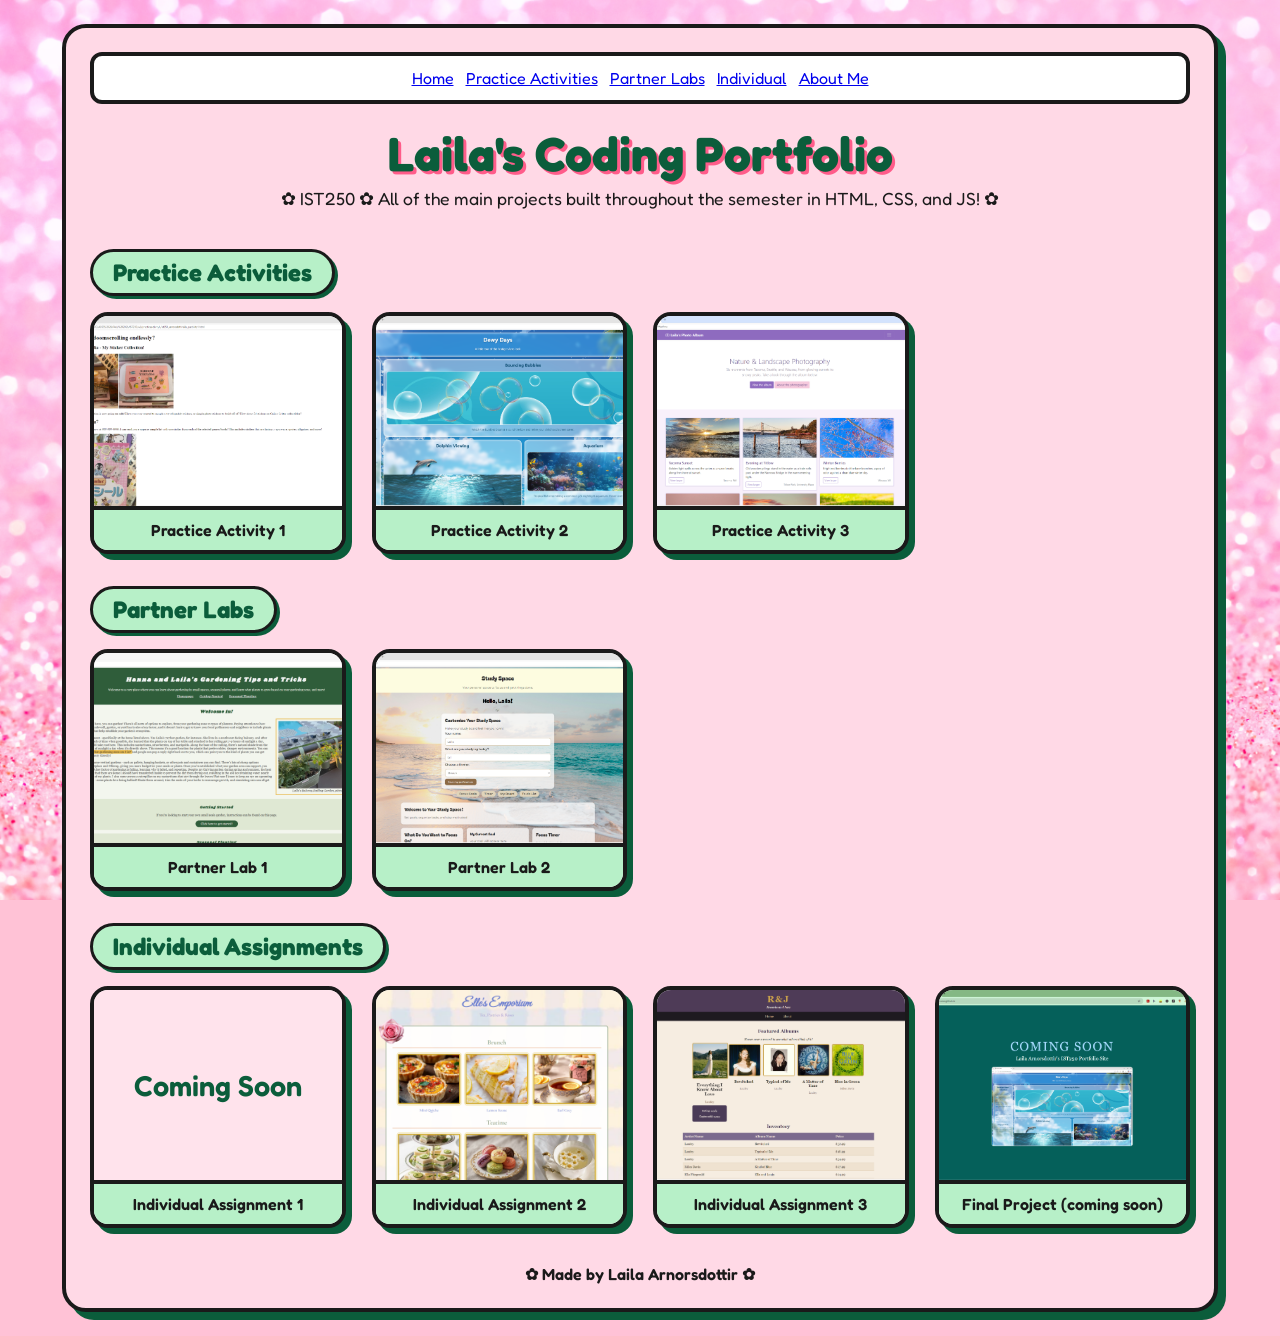
<file: index.html>
<!DOCTYPE html>
<html lang="en">
<head>
<meta charset="UTF-8">
<meta name="viewport" content="width=device-width, initial-scale=1">
<title>Laila Arnorsdottir's IST250 Web Portfolio</title>
<link href="https://fonts.googleapis.com/css2?family=Fredoka:wght@400;600&family=Chewy&display=swap" rel="stylesheet">
<link rel="stylesheet" href="style.css">
</head>

<body>
<div class="wrap">
  <nav class="topnav">
    <a href="index.html">Home</a>
    <a href="#practice">Practice Activities</a>
    <a href="#labs">Partner Labs</a>
    <a href="#individual">Individual</a>
    <a href="about.html">About Me</a>
  </nav>

  <header>
    <h1>Laila's Coding Portfolio</h1>
    <p class="sub">✿ IST250 ✿ All of the main projects built throughout the semester in HTML, CSS, and JS! ✿</p>
  </header>

  <h2 id="practice">Practice Activities</h2>
  <div class="gallery">
    <a class="card" href="practice-activity-1/index.html">
      <div class="thumb">
        <img src="images/practice-activity-1.png" alt="Practice Activity 1 screenshot">
        <span class="overlay">Take me there!</span>
      </div>
      <span class="label">Practice Activity 1</span>
    </a>
    <a class="card" href="practice-activity-2/index.html">
      <div class="thumb">
        <img src="images/practice-activity-2.png" alt="Practice Activity 2 screenshot">
        <span class="overlay">Take me there!</span>
      </div>
      <span class="label">Practice Activity 2</span>
    </a>
    <a class="card" href="practice-activity-3/index.html">
      <div class="thumb">
        <img src="images/practice-activity-3.png" alt="Practice Activity 3 screenshot">
        <span class="overlay">Take me there!</span>
      </div>
      <span class="label">Practice Activity 3</span>
    </a>
  </div>

  <h2 id="labs">Partner Labs</h2>
  <div class="gallery">
    <a class="card" href="partner-lab-1/index.html">
      <div class="thumb">
        <img src="images/partner-lab-1.png" alt="Partner Lab 1 screenshot">
        <span class="overlay">Take me there!</span>
      </div>
      <span class="label">Partner Lab 1</span>
    </a>
    <a class="card" href="partner-lab-2/index.html">
      <div class="thumb">
        <img src="images/partner-lab-2.png" alt="Partner Lab 2 screenshot">
        <span class="overlay">Take me there!</span>
      </div>
      <span class="label">Partner Lab 2</span>
    </a>
  </div>

  <h2 id="individual">Individual Assignments</h2>
  <div class="gallery">
    <a class="card" href="individual-assignment-1/index.html">
      <div class="thumb">
        <div class="blank-box">Coming Soon</div>
        <span class="overlay">Take me there!</span>
      </div>
      <span class="label">Individual Assignment 1</span>
    </a>
    <a class="card" href="individual-assignment-2/index.html">
      <div class="thumb">
        <img src="images/individual-assignment-2.png" alt="Individual Assignment 2 screenshot">
        <span class="overlay">Take me there!</span>
      </div>
      <span class="label">Individual Assignment 2</span>
    </a>
    <a class="card" href="individual-assignment-3/index.html">
      <div class="thumb">
        <img src="images/individual-assignment-3.png" alt="Individual Assignment 3 screenshot">
        <span class="overlay">Take me there!</span>
      </div>
      <span class="label">Individual Assignment 3</span>
    </a>
    <a class="card" href="individual-assignment-4/index.html">
      <div class="thumb">
        <img src="images/individual-assignment-4.png" alt="Final project, under construction">
        <span class="overlay">Take me there!</span>
      </div>
      <span class="label">Final Project (coming soon)</span>
    </a>
  </div>

  <footer>✿ Made by Laila Arnorsdottir ✿</footer>
</div>
</body>
</html>
</file>
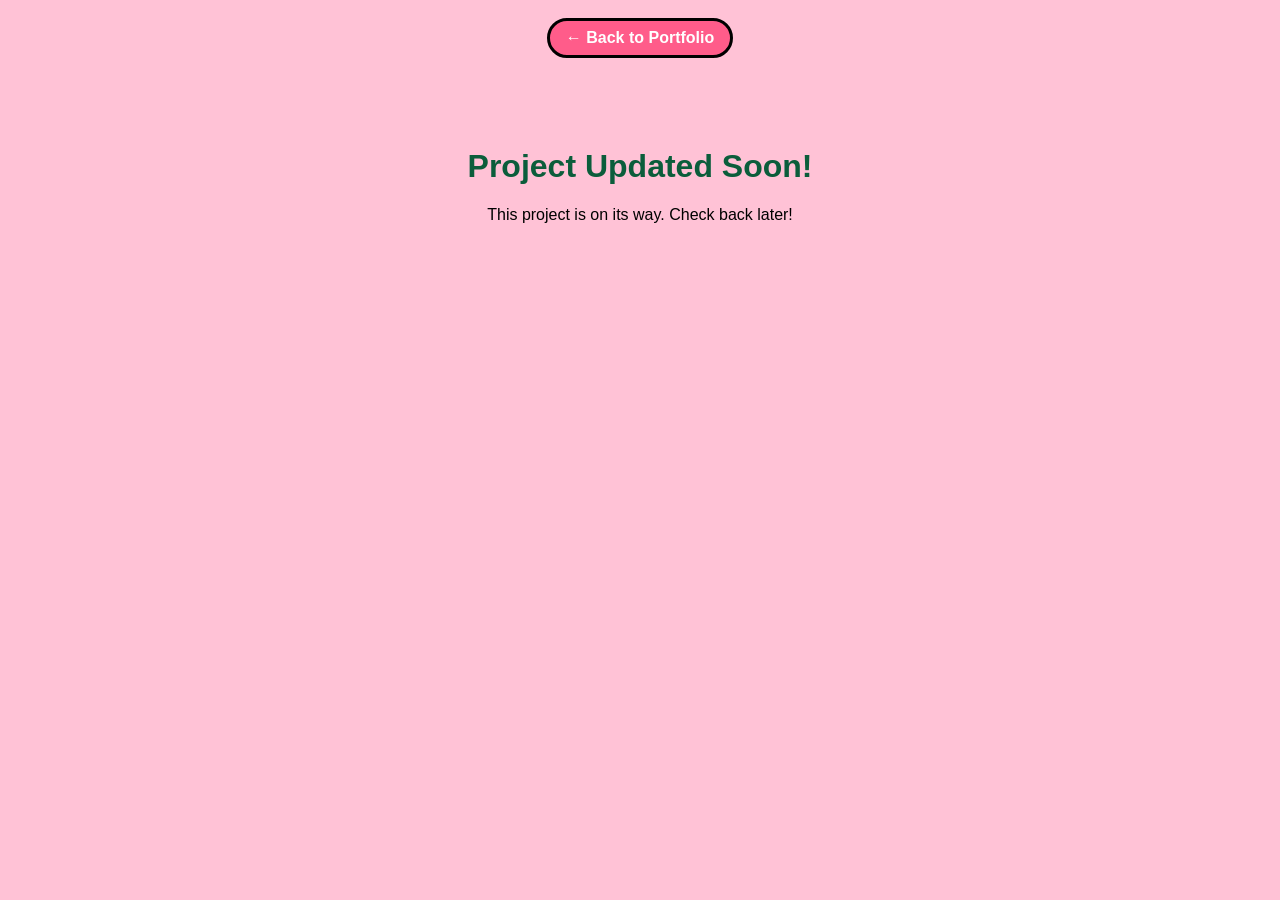
<file: individual-assignment-1/index.html>
<!DOCTYPE html>
<html lang="en">
<head>
<meta charset="UTF-8">
<title>Under Construction</title>
</head>
<body style="text-align:center;font-family:sans-serif;background:#ffc2d6;">
<a href="../index.html" style="display:inline-block;margin:10px;padding:8px 16px;background:#ff5c8a;color:#fff;border:3px solid #000;border-radius:999px;font-weight:bold;text-decoration:none;">← Back to Portfolio</a>
<h1 style="color:#0b5d3b;margin-top:80px;">Project Updated Soon!</h1>
<p>This project is on its way. Check back later!</p>
</body>
</html>
</file>
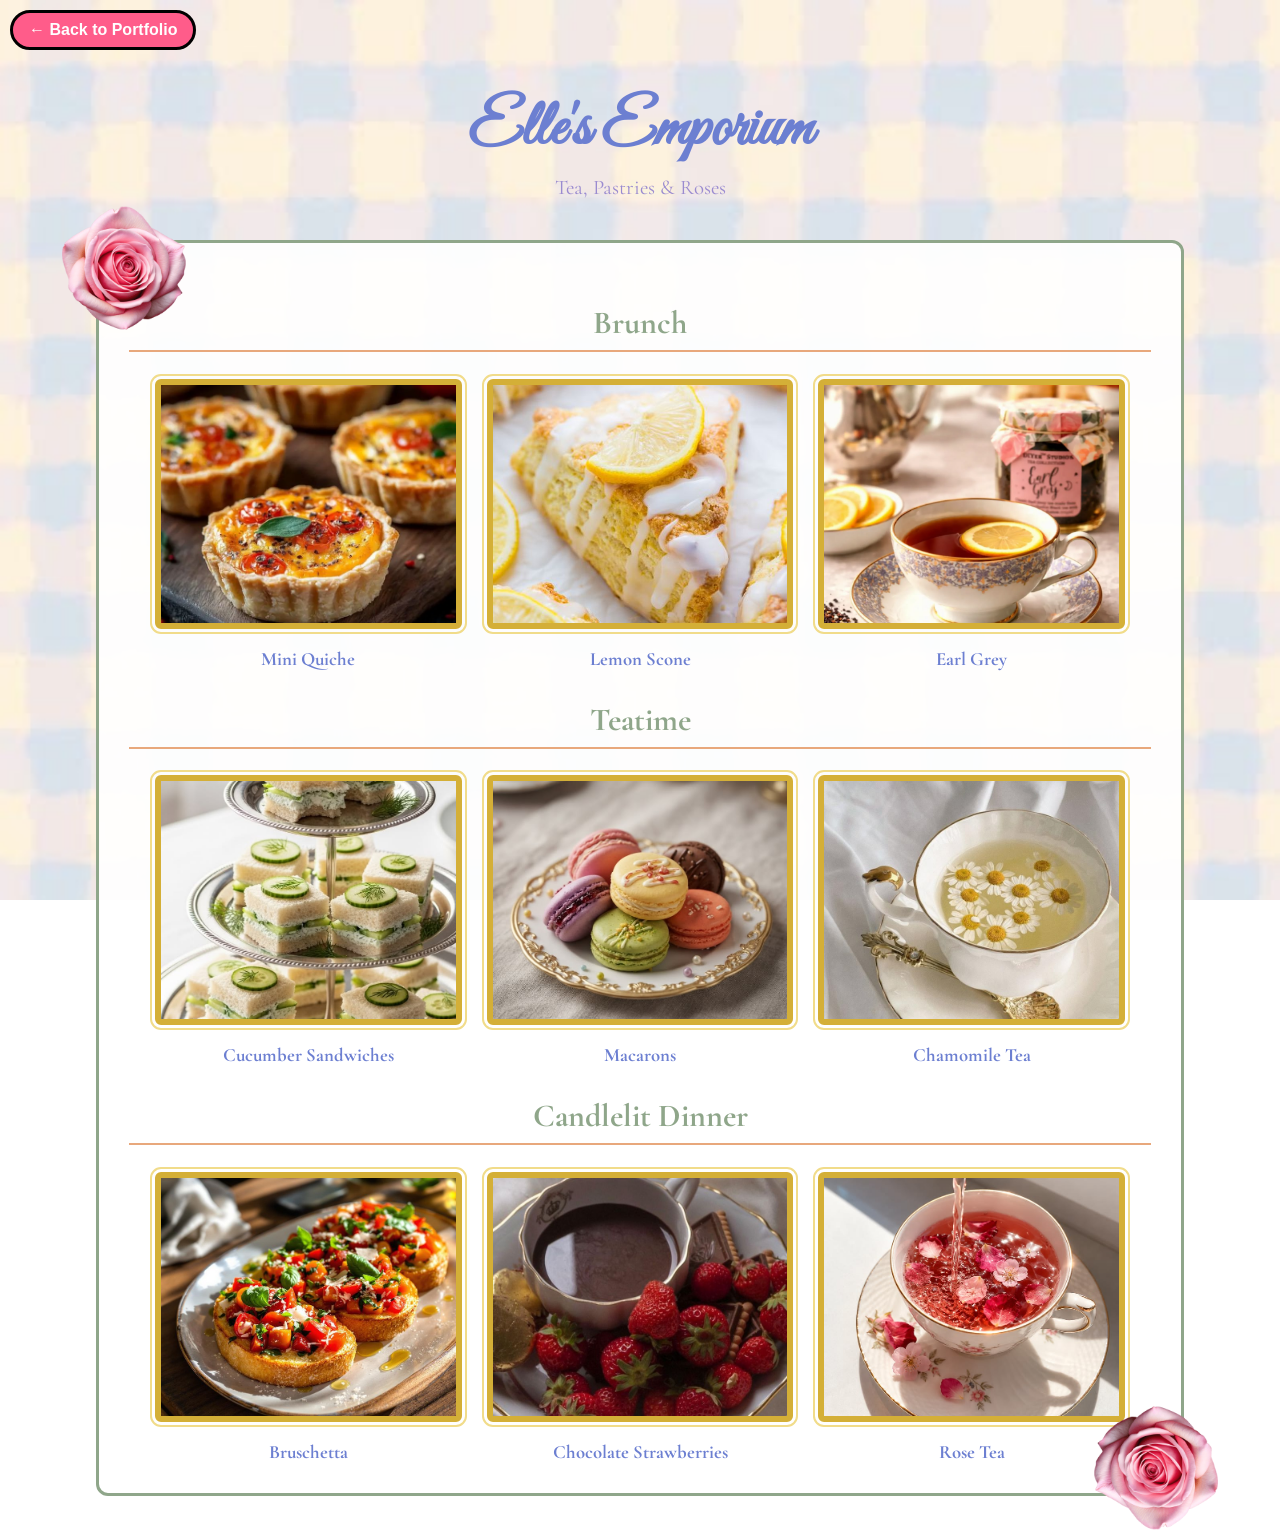
<file: individual-assignment-2/index.html>
<!DOCTYPE html>
<html lang="en">
<head>
    <meta charset="UTF-8">
    <meta name="viewport" content="width=device-width, initial-scale=1.0">
    <title>Elle's Emporium</title>
    <link rel="preconnect" href="https://fonts.googleapis.com">
    <link href="https://fonts.googleapis.com/css2?family=Cormorant+Garamond:wght@400;600&family=Great+Vibes&display=swap" rel="stylesheet">
    <link rel="stylesheet" href="style.css">
</head>
<body id="top">
  <a href="../index.html" style="display:inline-block;margin:10px;padding:8px 16px;background:#ff5c8a;color:#fff;border:3px solid #000;border-radius:999px;font-family:sans-serif;font-weight:bold;text-decoration:none;">← Back to Portfolio</a>
    
<header>
    <h1>Elle's Emporium</h1>
    <p class="tagline">Tea, Pastries & Roses</p>
</header>

<!--Phone ONLY-->
<section class="phone-info">
    <p>Join us for brunch, teatime, and candlelit dinner reservations.</p>
    <p>No time to sip your tea leisurely? Stop by for a pastry, grab some tea from our gift shop, or stop by and briskly walk through our rose garden.</p>
    <h2>Directions</h2>
    <p>123 Rose Lane, Portland, OR. From the downtown Voodoo Donuts, head east towards the waterfront and turn left on Rose Lane. We're the cottage with the iron wrought fence with rose emblems and stained glass windows.</p>
    <img src="images/map.png" alt="Map to Elle's Emporium">
</section>

<!--Desktop and tablet-->
<main class="menu-box">
    <img class="rose rose-tl" src="images/rose.png" alt="">
    <img class="rose rose-br" src="images/rose.png" alt="">

    <h2>Brunch</h2>
    <div class="gallery">
      <div class="item">
        <a href="#dish1"><img src="images/dish1.jpg" alt="Mini quiche"></a>
        <div class="info">
          <h3>Mini Quiche</h3>
          <p>Flaky pastry with spinach, egg, and gruyere.</p>
        </div>
      </div>
      <div class="item">
        <a href="#dish2"><img src="images/dish2.jpg" alt="Lemon scone"></a>
        <div class="info">
          <h3>Lemon Scone</h3>
          <p>Buttery scone with a sweet lemon glaze.</p>
        </div>
      </div>
      <div class="item">
        <a href="#dish3"><img src="images/dish3.jpg" alt="Earl Grey tea"></a>
        <div class="info">
          <h3>Earl Grey</h3>
          <p>Classic bergamot black tea.</p>
        </div>
      </div>
    </div>

    <h2>Teatime</h2>
    <div class="gallery">
      <div class="item">
        <a href="#dish4"><img src="images/dish4.jpg" alt="Cucumber tea sandwiches"></a>
        <div class="info">
          <h3>Cucumber Sandwiches</h3>
          <p>Cream cheese and cucumber on soft white bread.</p>
        </div>
      </div>
      <div class="item">
        <a href="#dish5"><img src="images/dish5.jpg" alt="Macarons"></a>
        <div class="info">
          <h3>Macarons</h3>
          <p>Delicate almond cookies in pastel flavors.</p>
        </div>
      </div>
      <div class="item">
        <a href="#dish6"><img src="images/dish6.jpg" alt="Chamomile tea"></a>
        <div class="info">
          <h3>Chamomile Tea</h3>
          <p>Soothing, floral, and lightly sweet.</p>
        </div>
      </div>
    </div>

    <h2>Candlelit Dinner</h2>
    <div class="gallery">
      <div class="item">
        <a href="#dish7"><img src="images/dish7.jpg" alt="Bruschetta"></a>
        <div class="info">
          <h3>Bruschetta</h3>
          <p>Toasted bread with tomato, basil, and balsamic.</p>
        </div>
      </div>
      <div class="item">
        <a href="#dish8"><img src="images/dish8.jpg" alt="Chocolate covered strawberries"></a>
        <div class="info">
          <h3>Chocolate Strawberries</h3>
          <p>Fresh strawberries dipped in dark chocolate.</p>
        </div>
      </div>
      <div class="item">
        <a href="#dish9"><img src="images/dish9.jpg" alt="Rose tea"></a>
        <div class="info">
          <h3>Rose Tea</h3>
          <p>Fragrant rose petals steeped with black tea.</p>
        </div>
      </div>
    </div>
  </main>

  <!-- LIGHTBOXES (extra credit) -->
  <div class="lightbox" id="dish1">
    <img src="images/dish1.jpg" alt="Mini quiche">
    <h3>Mini Quiche</h3>
    <p>Flaky pastry with spinach, egg, and gruyere, baked fresh each morning.</p>
    <a href="#top" class="close">Close</a>
  </div>
  <div class="lightbox" id="dish2">
    <img src="images/dish2.jpg" alt="Lemon scone">
    <h3>Lemon Scone</h3>
    <p>A buttery scone with a sweet lemon glaze, best with clotted cream.</p>
    <a href="#top" class="close">Close</a>
  </div>
  <div class="lightbox" id="dish3">
    <img src="images/dish3.jpg" alt="Earl Grey tea">
    <h3>Earl Grey</h3>
    <p>Classic black tea scented with bergamot, served in a pretty pot.</p>
    <a href="#top" class="close">Close</a>
  </div>
  <div class="lightbox" id="dish4">
    <img src="images/dish4.jpg" alt="Cucumber tea sandwiches">
    <h3>Cucumber Sandwiches</h3>
    <p>Cream cheese and thin cucumber slices on soft white bread.</p>
    <a href="#top" class="close">Close</a>
  </div>
  <div class="lightbox" id="dish5">
    <img src="images/dish5.jpg" alt="Macarons">
    <h3>Macarons</h3>
    <p>Delicate almond cookies in rose, lavender, and pistachio.</p>
    <a href="#top" class="close">Close</a>
  </div>
  <div class="lightbox" id="dish6">
    <img src="images/dish6.jpg" alt="Chamomile tea">
    <h3>Chamomile Tea</h3>
    <p>A soothing, floral tea, perfect for a quiet afternoon.</p>
    <a href="#top" class="close">Close</a>
  </div>
  <div class="lightbox" id="dish7">
    <img src="images/dish7.jpg" alt="Bruschetta">
    <h3>Bruschetta</h3>
    <p>Toasted bread topped with tomato, basil, and balsamic glaze.</p>
    <a href="#top" class="close">Close</a>
  </div>
  <div class="lightbox" id="dish8">
    <img src="images/dish8.jpg" alt="Chocolate covered strawberries">
    <h3>Chocolate Strawberries</h3>
    <p>Fresh strawberries dipped in dark chocolate, served by candlelight.</p>
    <a href="#top" class="close">Close</a>
  </div>
  <div class="lightbox" id="dish9">
    <img src="images/dish9.jpg" alt="Rose tea">
    <h3>Rose Tea</h3>
    <p>Fragrant rose petals steeped with black tea, a romantic finish.</p>
    <a href="#top" class="close">Close</a>
  </div>
</file>
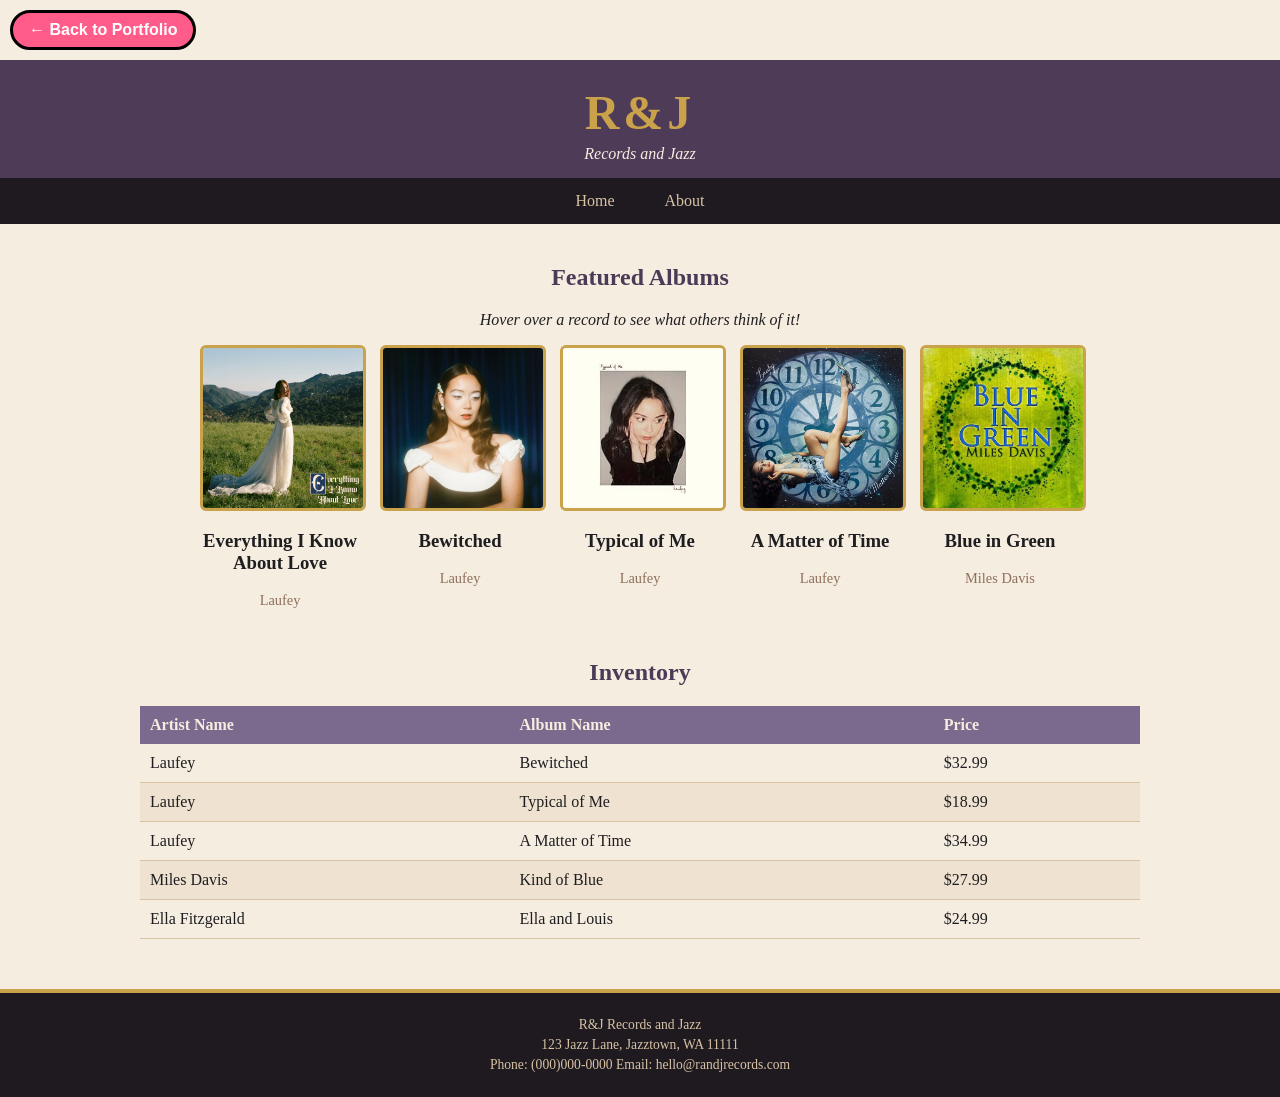
<file: individual-assignment-3/index.html>
<!DOCTYPE html>
<html lang="en">
<head>
    <meta charset="UTF-8">
    <title>R&J Records and Jazz</title>
    <link rel="stylesheet" href="style.css">
</head>
<a href="../index.html" style="display:inline-block;margin:10px;padding:8px 16px;background:#ff5c8a;color:#fff;border:3px solid #000;border-radius:999px;font-family:sans-serif;font-weight:bold;text-decoration:none;">← Back to Portfolio</a>

    <header>
        <h1>R&J</h1>
        <p class="tagline">Records and Jazz</p>
    </header>

    <nav>
        <ul>
            <li><a href="index.html">Home</a></li>
            <li><a href="about.html">About</a></li>
        </ul>
    </nav>

    <main>
        <h2>Featured Albums</h2>
        <p class="intro">Hover over a record to see what others think of it!</p>

    <section class="featured">

        <div class="album">
            <img class="cover" src="albumcover1.png" alt="Everything I Know About Love Album Cover">
            <h3>Everything I Know About Love</h3>
            <p class="artist">Laufey</p>
            <div class="hover-info">
                <p>Rating: 4.9/5</p>
                <p>Copies sold: 1,249</p>
            </div>
        </div>

        <div class="album">
            <img class="cover" src="albumcover2.jpg" alt="Bewitched Album Cover">
            <h3>Bewitched</h3>
            <p class="artist">Laufey</p>
            <div class="hover-info">
                <p>Rating: 5/5</p>
                <p>Copies sold: 2,289</p>
            </div>
        </div>

        <div class="album">
            <img class="cover" src="albumcover3.jpg" alt="Typical of Me Album Cover">
            <h3>Typical of Me</h3>
            <p class="artist">Laufey</p>
            <div class="hover-info">
                <p>Rating: 4.7/5</p>
                <p>Copies sold: 926</p>
            </div>
        </div>

        <div class="album">
            <img class="cover" src="albumcover4.png" alt="A Matter of Time Album Cover">
            <h3>A Matter of Time</h3>
            <p class="artist">Laufey</p>
            <div class="hover-info">
                <p>Rating: 4.8/5</p>
                <p>Copies sold: 1,540</p>
            </div>
        </div>

        <div class="album">
            <img class="cover" src="albumcover5.jpg" alt="Blue in Green Album Cover">
            <h3>Blue in Green</h3>
            <p class="artist">Miles Davis</p>
            <div class="hover-info">
                <p>Rating: 5/5</p>
                <p>Copies sold: 2,124</p>
            </div>
        </div>

    </section>

    <h2>Inventory</h2>

    <table>
        <thead>
            <tr>
                <th>Artist Name</th>
                <th>Album Name</th>
                <th>Price</th>
            </tr>
        </thead>

        <tbody>
            <tr>
                <td>Laufey</td>
                <td>Bewitched</td>
                <td>$32.99</td>
            </tr>
            <tr>
                <td>Laufey</td>
                <td>Typical of Me</td>
                <td>$18.99</td>
            </tr>
            <tr>
                <td>Laufey</td>
                <td>A Matter of Time</td>
                <td>$34.99</td>
            </tr>
            <tr>
                <td>Miles Davis</td>
                <td>Kind of Blue</td>
                <td>$27.99</td>
            </tr>
            <tr>
                <td>Ella Fitzgerald</td>
                <td>Ella and Louis</td>
                <td>$24.99</td>
            </tr>
        </tbody>
    </table>
    </main>

    <footer>
        <p>R&J Records and Jazz</p>
        <p>123 Jazz Lane, Jazztown, WA 11111</p>
        <p>Phone: (000)000-0000 Email: hello@randjrecords.com</p>
    </footer>

</body>
</html>
</file>
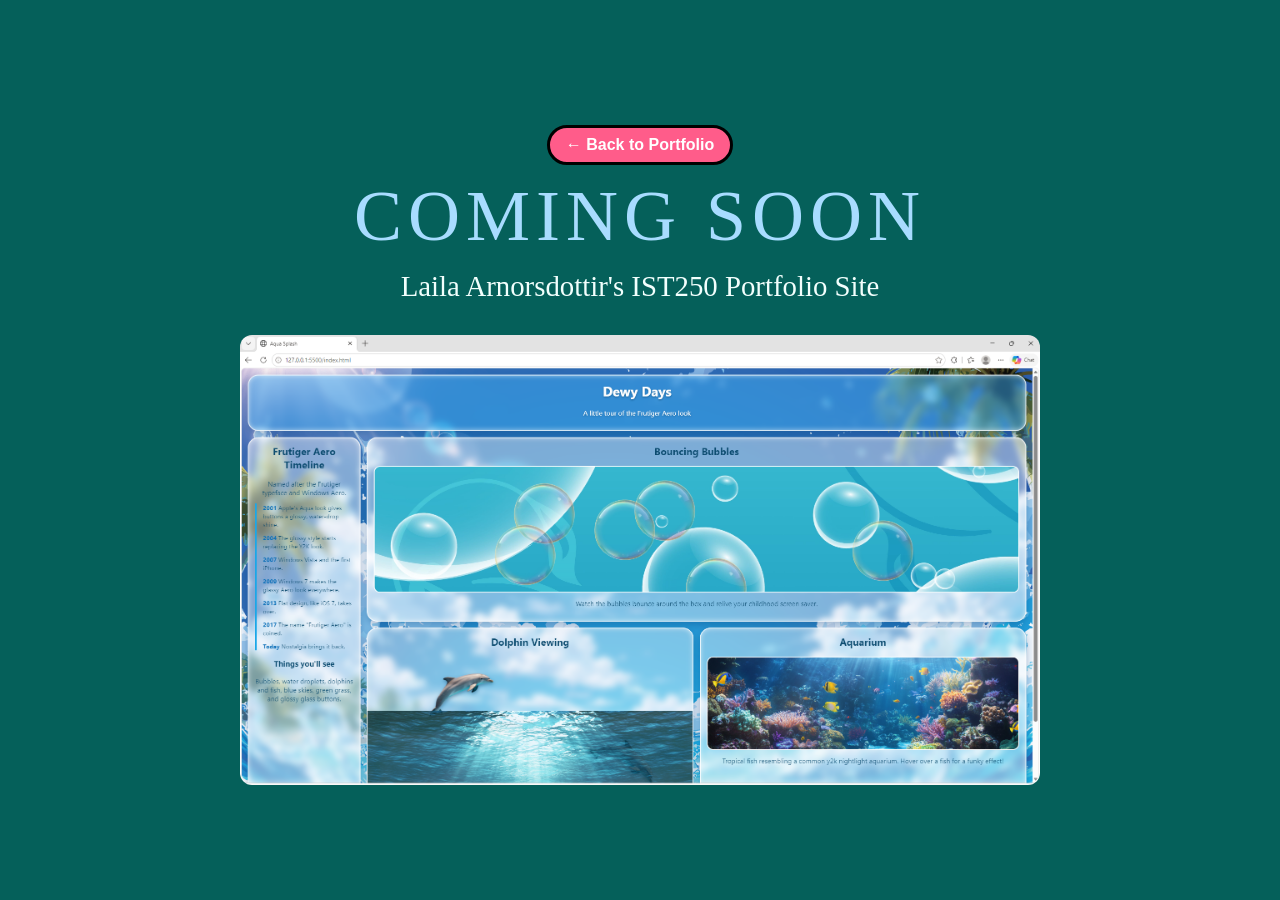
<file: individual-assignment-4/index.html>
<!DOCTYPE html>
<html lang="en">
<head>
<meta charset="UTF-8">
<meta name="viewport" content="width=device-width, initial-scale=1">
<title>Laila Arnorsdottir's IST250 Portfolio Site - Coming Soon</title>
<style>
  body {
    margin: 0;
    min-height: 100vh;
    display: flex;
    flex-direction: column;
    align-items: center;
    justify-content: center;
    text-align: center;
    padding: 32px 24px;
    box-sizing: border-box;
    background: #05605a;
    color: #f2fffd;
    font-family: Georgia, serif;
  }
  .tag {
    font-size: 4.5rem;
    letter-spacing: 6px;
    text-transform: uppercase;
    color: #a8dcff;
    margin: 0 0 12px;
  }
  h1 {
    font-size: 1.8rem;
    font-weight: normal;
    margin: 0 0 32px;
  }
  img {
    width: 800px;
    max-width: 100%;
    border-radius: 12px;
  }
  @media (max-width: 600px) {
    .tag { font-size: 2.6rem; letter-spacing: 3px; }
    h1 { font-size: 1.3rem; }
  }
</style>
</head>
<body>
  <a href="../index.html" style="display:inline-block;margin:10px;padding:8px 16px;background:#ff5c8a;color:#fff;border:3px solid #000;border-radius:999px;font-family:sans-serif;font-weight:bold;text-decoration:none;">← Back to Portfolio</a>
  <p class="tag">Coming Soon</p>
  <h1>Laila Arnorsdottir's IST250 Portfolio Site</h1>
  <img src="hero.jpg" alt="A preview image for Laila Arnorsdottir's upcoming portfolio">
</body>
</html>
</file>
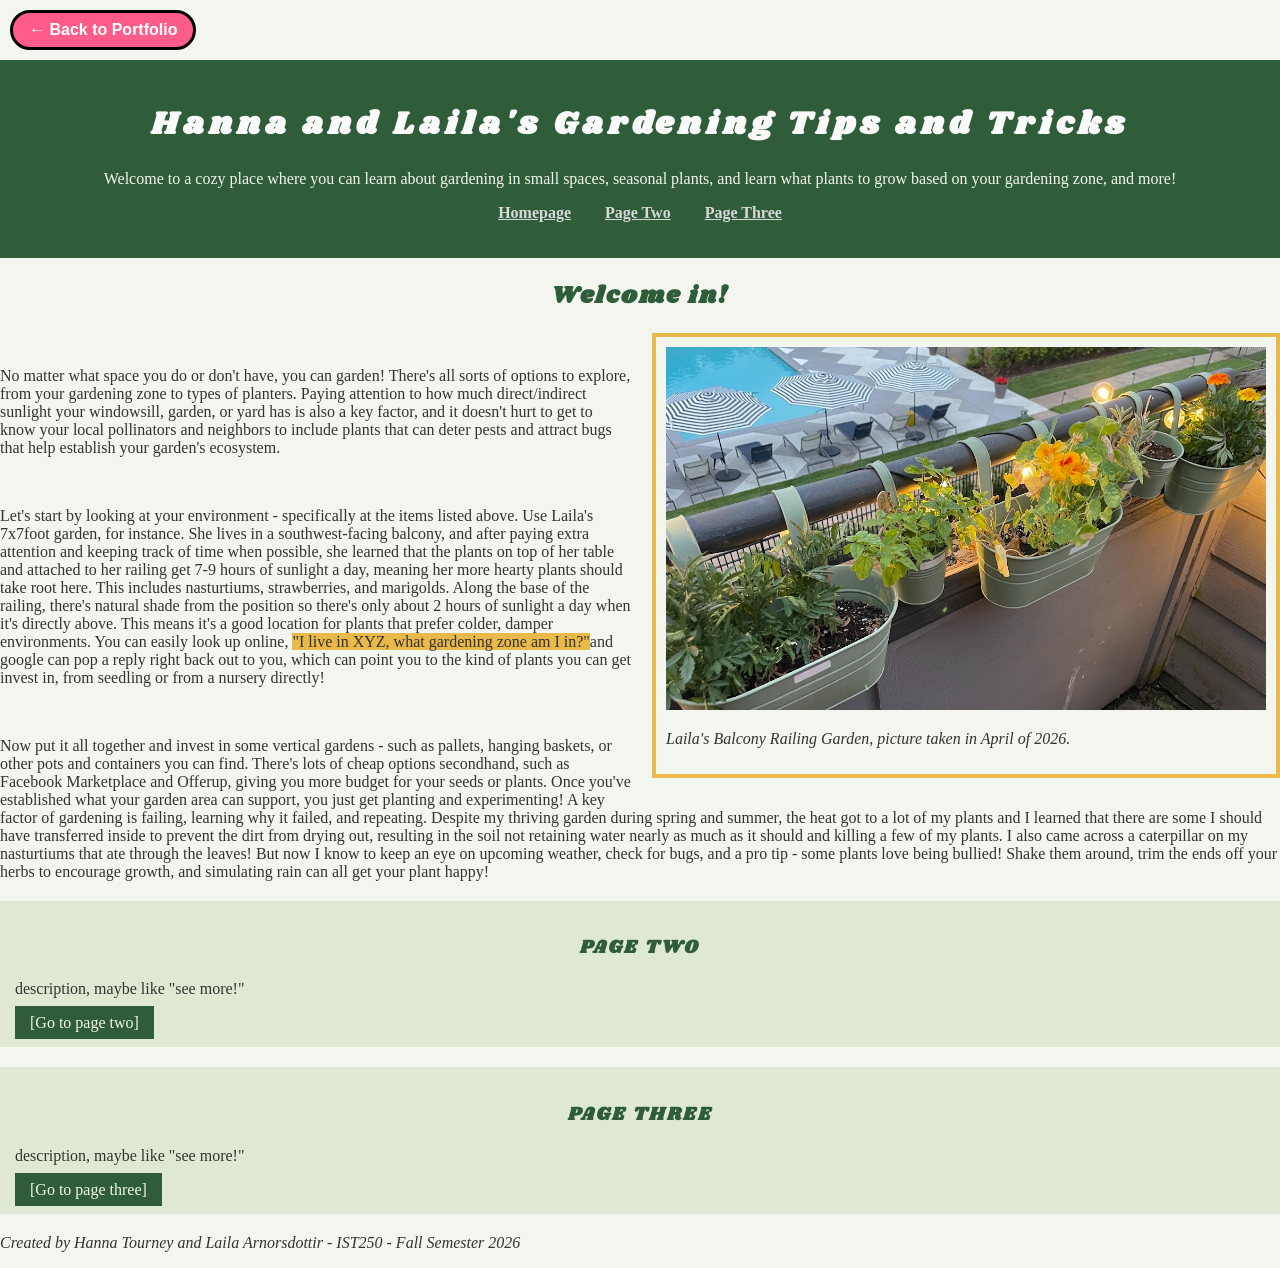
<file: partner-lab-1/index.html>
<!DOCTYPE html> 
<html lang="en">
<head>
    <meta charset="UTF-8">
    <title>Hanna & Laila's Gardening Site</title> <!--we can rename this if you want!-->
    <link rel="preconnect" href="https://fonts.googleapis.com">
        <link rel="preconnect" href="https://fonts.gstatic.com" crossorigin>
        <link href="https://fonts.googleapis.com/css2?family=Shrikhand&display=swap" rel="stylesheet">
    <link rel="stylesheet" href="styles.css">
</head>

<body>
<a href="../index.html" style="display:inline-block;margin:10px;padding:8px 16px;background:#ff5c8a;color:#fff;border:3px solid #000;border-radius:999px;font-family:sans-serif;font-weight:bold;text-decoration:none;">← Back to Portfolio</a>

<div class="site-header">
    <h1>Hanna and Laila's Gardening Tips and Tricks</h1><!--we can rename this if you want!-->
    <p>Welcome to a cozy place where you can learn about gardening in small spaces, seasonal plants, and learn what plants to grow based on your gardening zone, and more!</p>

        <ul class="main-nav">
            <li><a href="index.html" class="active"><strong>Homepage</strong></a></li>
            <li><a href="page-two.html"><strong>Page Two</strong></a></li> <!--rename page to whatever you want/decide on!-->
            <li><a href="page-three.html"><strong>Page Three</strong></a></li> <!--rename page to whatever you want/decide on!-->
        </ul>
</div>

<div class="homepage-content">
    <h2> Welcome in!</h2>
        <div class="float-box">
            <img src="images/garden-6.png" alt="placeholder">
            <p class="caption"><em>Laila's Balcony Railing Garden, picture taken in April of 2026.</em></p>
        </div>

    <br>
    <p>No matter what space you do or don't have, you can garden! There's all sorts of options to explore, from your gardening zone to types of planters. Paying attention to how much direct/indirect sunlight your windowsill, garden, or yard has is also a key factor, and it doesn't hurt to get to know your local pollinators and neighbors to include plants that can deter pests and attract bugs that help establish your garden's ecosystem.</p>
    <br>
    <p>Let's start by looking at your environment - specifically at the items listed above. Use Laila's 7x7foot garden, for instance. She lives in a southwest-facing balcony, and after paying extra attention and keeping track of time when possible, she learned that the plants on top of her table and attached to her railing get 7-9 hours of sunlight a day, meaning her more hearty plants should take root here. This includes nasturtiums, strawberries, and marigolds. Along the base of the railing, there's natural shade from the position so there's only about 2 hours of sunlight a day when it's directly above. This means it's a good location for plants that prefer colder, damper environments. You can easily look up online, <span class="highlight">"I live in XYZ, what gardening zone am I in?"</span>and google can pop a reply right back out to you, which can point you to the kind of plants you can get invest in, from seedling or from a nursery directly!</p>
    <br>
    <p>Now put it all together and invest in some vertical gardens - such as pallets, hanging baskets, or other pots and containers you can find. There's lots of cheap options secondhand, such as Facebook Marketplace and Offerup, giving you more budget for your seeds or plants. Once you've established what your garden area can support, you just get planting and experimenting! A key factor of gardening is failing, learning why it failed, and repeating. Despite my thriving garden during spring and summer, the heat got to a lot of my plants and I learned that there are some I should have transferred inside to prevent the dirt from drying out, resulting in the soil not retaining water nearly as much as it should and killing a few of my plants. I also came across a caterpillar on my nasturtiums that ate through the leaves! But now I know to keep an eye on upcoming weather, check for bugs, and a pro tip - some plants love being bullied! Shake them around, trim the ends off your herbs to encourage growth, and simulating rain can all get your plant happy!</p>

    <div class="info-box"><!--change the name of this page to whatever you have it in nav and whatever the title is-->
        <h3>PAGE TWO</h3>
            <p>description, maybe like "see more!"</p>
            <a href="page-two.html" class="button">[Go to page two]</a>
        </div>


    <div class="info-box">
        <h3>PAGE THREE</h3> <!--change the name of this page to whatever you have it in nav and whatever the title is-->
            <p>description, maybe like "see more!"</p>
            <a href="page-three.html" class="button">[Go to page three]</a>
    </div>
</div>

<div clas"site-footer">
    <p><em>Created by Hanna Tourney and Laila Arnorsdottir - IST250 - Fall Semester 2026</em></p>
</div>

</body>

</html>
</file>
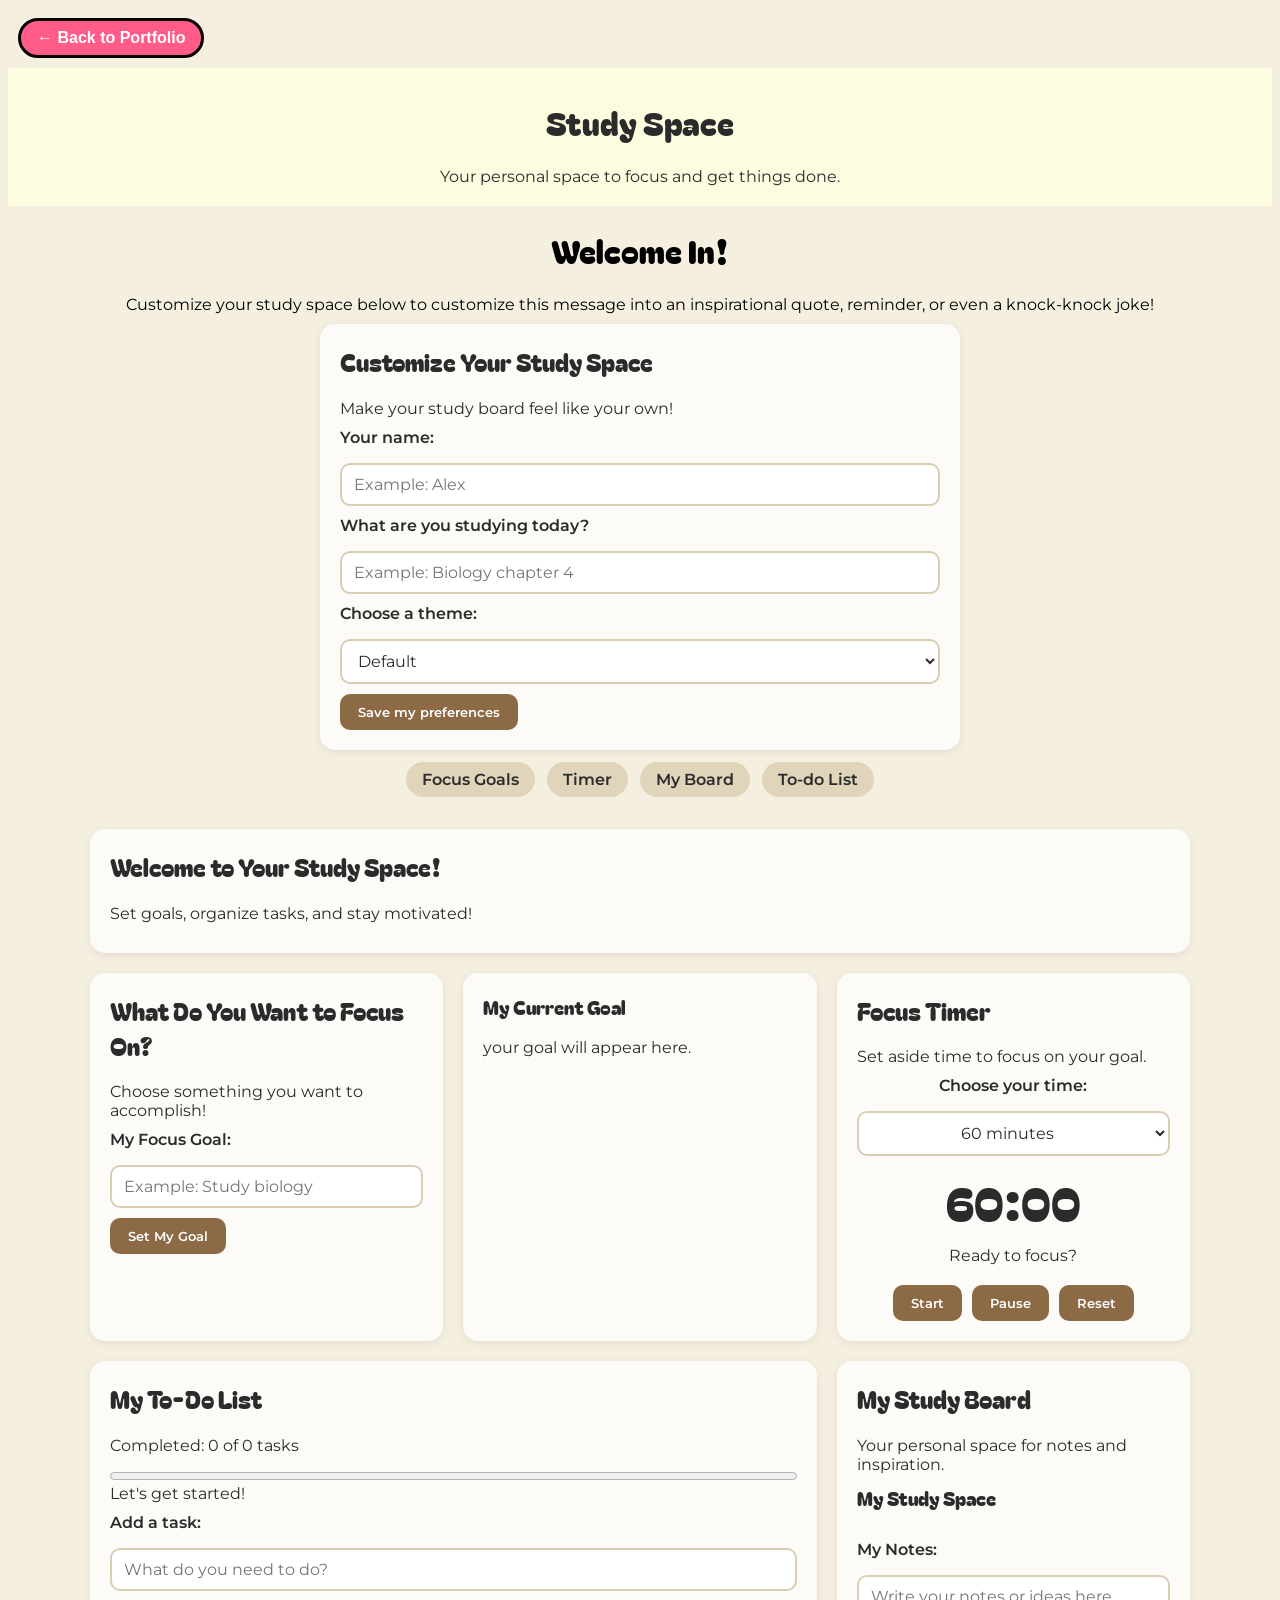
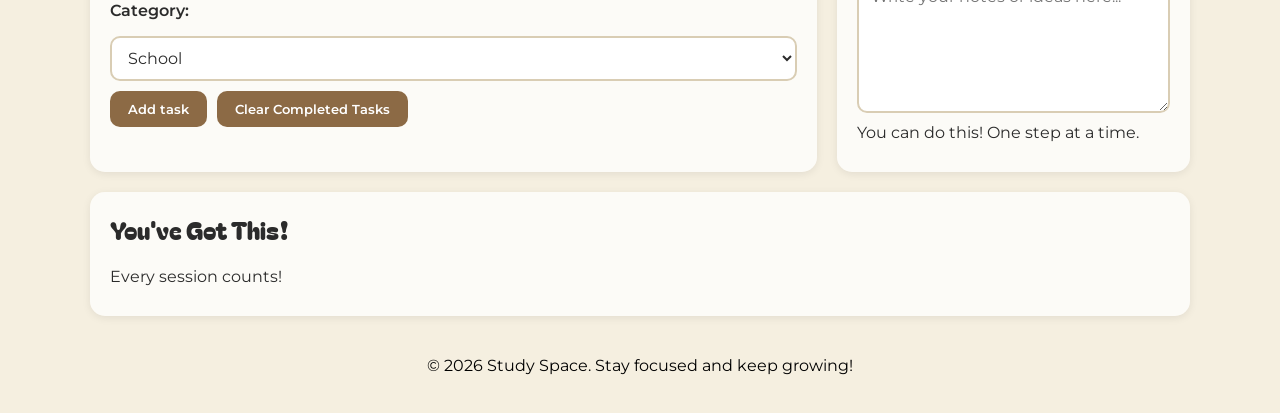
<file: partner-lab-2/index.html>
<!DOCTYPE html>
<html lang="en">
<head>
    <meta charset="UTF-8">
    <meta name="viewport" content="width=device-width, initial-scale=1.0">
    <title>Study Space</title>
    <link rel="stylesheet" href="styles.css">
    <link rel="preconnect" href="https://fonts.googleapis.com">
<link rel="preconnect" href="https://fonts.googleapis.com">
<link rel="preconnect" href="https://fonts.gstatic.com" crossorigin>
<link href="https://fonts.googleapis.com/css2?family=Bagel+Fat+One&family=Luckiest+Guy&family=Montserrat:ital,wght@0,100..900;1,100..900&display=swap" rel="stylesheet">
</head>

<body>
    <a href="../index.html" style="display:inline-block;margin:10px;padding:8px 16px;background:#ff5c8a;color:#fff;border:3px solid #000;border-radius:999px;font-family:sans-serif;font-weight:bold;text-decoration:none;">← Back to Portfolio</a>

<header class="site-header">
    <h1>Study Space</h1>
    <p>Your personal space to focus and get things done.</p>
</header>

<h1 id="welcome-header">Welcome In!</h1>
<p id="welcome-body">Customize your study space below to customize this message into an inspirational quote, reminder, or even a knock-knock joke!</p>

<section id="customization" class="content-section">

    <h2>Customize Your Study Space</h2>

    <p>Make your study board feel like your own!</p>

    <div class="customization-card">

        <label for="welcome-header-input">Your name:</label>
        <input
            type="text"
            id="welcome-header-input"
            placeholder="Example: Alex"
        >

        <label for="welcome-body-input">What are you studying today?</label>
        <input 
            type="text"
            id="welcome-body-input"
            placeholder="Example: Biology chapter 4"
        >

     <label for="board-theme">Choose a theme:</label>

        <select id="board-theme">
            <option value="default">Default</option>
            <option value="pink">Pink</option>
            <option value="blue">Blue</option>
            <option value="purple">Purple</option>
            <option value="green">Green</option>
            <option value="dark">Dark Mode</option>
            <option value="beach">Beach</option>
            </select>

    <button type="button" id="set-welcome-msg-button" onclick="replaceWelcomeAndReminder()">
            Save my preferences
        </button>
    </div>
 </section>

<nav class="main-navigation">
    <ul>
        <li><a href="#focus-section">Focus Goals</a></li>
        <li><a href="#timer-section">Timer</a></li>
        <li><a href="#study-board">My Board</a></li>
        <li><a href="#todo-section">To-do List</a></li>
    </ul>
</nav>

<main> 

    <section class="welcome-section">
        <h2>Welcome to Your Study Space!</h2>
        <p>Set goals, organize tasks, and stay motivated!</p> 
        </section> 

        <section id="focus-section" class="content-section">
            <h2>What Do You Want to Focus On?</h2>

            <p>Choose something you want to accomplish!</p>

            <form id="focus-form">
                <label for="focus-goal">My Focus Goal:</label>
                
                <input 
                type="text"
                id="focus-goal"
                placeholder="Example: Study biology"
                required
                >
            
                <button type="button" id="set-goal-button">
                    Set My Goal
                </button>
            </form> 
        </section>

        <div id="goal-display">
            <h3>My Current Goal</h3>
            <p id="current-goal">your goal will appear here.</p>
        </div>

    <section id="timer-section" class="content-section">
        <h2>Focus Timer</h2>

        <p>Set aside time to focus on your goal.</p>

        <div class="timer-card">
            <label for="focus-duration">Choose your time:</label>

        <select id="focus-duration">
            <option value="15">15 minutes</option>
            <option value="30">30 minutes</option>
            <option value="45">45 minutes</option>
            <option value="60" selected>60 minutes</option>
        </select>
        
        <h3 id="timer-display">60:00</h3>

        <p id="timer-status">Ready to focus?</p>
        
        <button type ="button"  id="start-timer">
            Start 
        </button>
        
        <button type="button" id="pause-timer">
            Pause 
        </button>

        <button type="button" id="reset-timer">
            Reset
        </button>
    </div>
    </section>

<section id="study-board" class="content-section">

    <h2>My Study Board</h2>

    <p>Your personal space for notes and inspiration.</p>

    <div class="board-card">

        <h3 id="board-content">My Study Space</h3>

        <label for="personal-notes">My Notes:</label>

        <textarea
             id="personal-notes"
             rows="6"
             placeholder="Write your notes or ideas here..."
        ></textarea>

        <p id="motivation-message">
            You can do this! One step at a time. 
        </p>

    </div>
</section>


<section id="todo-section" class="content-section">

    <h2>My To-Do List</h2>

            <div class="todo-card">

                <div id="task-progress">

                    <p> 
                        Completed:
                        <span id="completed-count">0</span>
                        of 
                        <span id="total-count">0</span>
                        tasks
                    </p>

                    <progress
                        id="task-progress-bar"
                        value="0"
                        max="100"
                    ></progress>

                    <p id="progress-message">
                        Let's get started!
                    </p>
                    </div>

                    <form id="todo-form">

                        <label for="todo-input">Add a task:</label>

                        <input
                           type="text"
                           id="todo-input"
                           placeholder="What do you need to do?"
                           required 
                        >
                        
                        <label for="task-category">Category:</label>

                        <select id="task-category">
                            <option value="school">School</option>
                            <option value="work">Work</option>
                            <option value="personal">Personal</option>
                            <option value="other">Other</option>
                        </select>
                        
                        <div class="button-row">
                            <button type="button" id="add-task">
                            Add task
                            </button>

                            <button type="button" id="clear-completed">
                            Clear Completed Tasks
                            </button>
                        </div>
                        </form>

                    <ol id="todo-list"></ol>

                </div>
                </section>

                    <section id="encouragement" class="content-section">

                        <h2>You've Got This!</h2>

                        <p>Every session counts!</p>
                        
                        </section> 
                        
    </main>

    <footer id="site-footer">
        <p>&copy; 2026 Study Space. Stay focused and keep growing!</p>
    </footer>

    <script src="script.js"></script>

    </body>
</html>
</file>
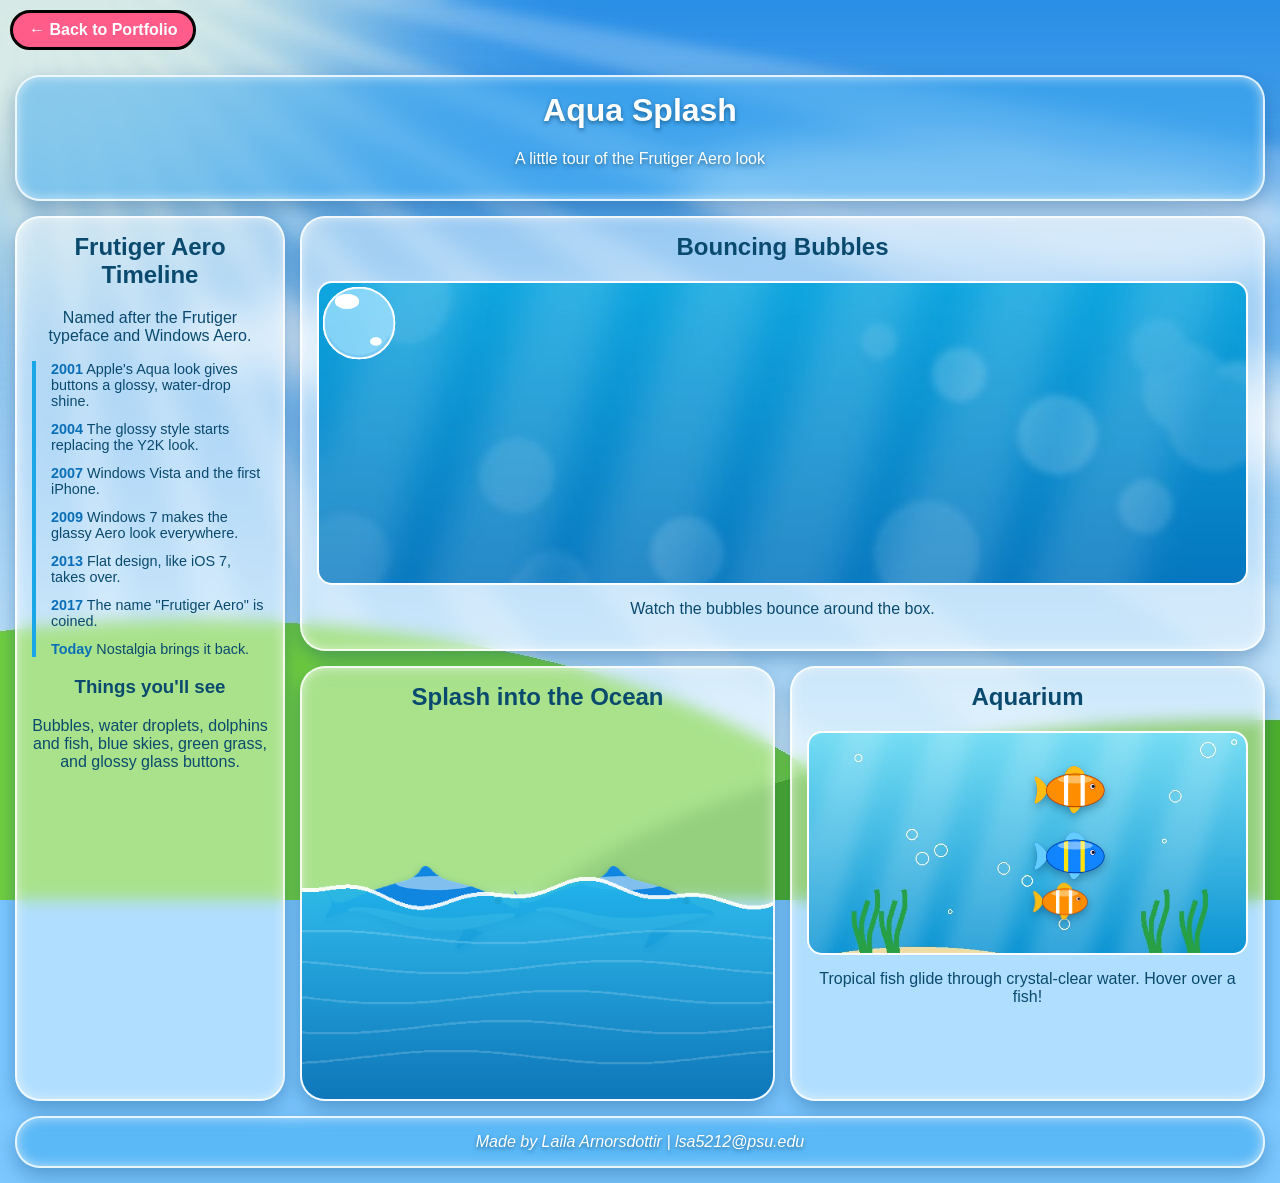
<file: practice-activity-2/index.html>
<!DOCTYPE HTML>
<html>
<head>
    <title>Aqua Splash</title>
    <link rel="stylesheet" href="styles.css">
</head>
<body>
    <a href="../index.html" style="display:inline-block;margin:10px;padding:8px 16px;background:#ff5c8a;color:#fff;border:3px solid #000;border-radius:999px;font-family:sans-serif;font-weight:bold;text-decoration:none;">← Back to Portfolio</a>
    <div id="container">

        <header>
            <h1>Aqua Splash</h1>
            <p>A little tour of the Frutiger Aero look</p>
        </header>

        <aside>
            <h2>Frutiger Aero Timeline</h2>
            <p>Named after the Frutiger typeface and Windows Aero.</p>
            <ul class="timeline">
                <li><strong>2001</strong> Apple's Aqua look gives buttons a glossy, water-drop shine.</li>
                <li><strong>2004</strong> The glossy style starts replacing the Y2K look.</li>
                <li><strong>2007</strong> Windows Vista and the first iPhone.</li>
                <li><strong>2009</strong> Windows 7 makes the glassy Aero look everywhere.</li>
                <li><strong>2013</strong> Flat design, like iOS 7, takes over.</li>
                <li><strong>2017</strong> The name "Frutiger Aero" is coined.</li>
                <li><strong>Today</strong> Nostalgia brings it back.</li>
            </ul>
            <h3>Things you'll see</h3>
            <p>Bubbles, water droplets, dolphins and fish, blue skies, green grass, and glossy glass buttons.</p>
        </aside>

        <section class="content1">
            <h2>Bouncing Bubbles</h2>
            <div class="bubble-box">
                <img class="bubble" src="images/bubble.png" alt="A bubble">
                <img class="bubble" src="images/bubble.png" alt="A bubble">
                <img class="bubble" src="images/bubble.png" alt="A bubble">
                <img class="bubble" src="images/bubble.png" alt="A bubble">
                <img class="bubble" src="images/bubble.png" alt="A bubble">
                <img class="bubble" src="images/bubble.png" alt="A bubble">
            </div>
            <p>Watch the bubbles bounce around the box.</p>
        </section>

        <section class="content2 ocean">
            <h2>Splash into the Ocean</h2>
            <img class="dolphin d1" src="images/dolphin.png" alt="A dolphin leaping out of the water">
            <img class="dolphin d2" src="images/dolphin.png" alt="A second dolphin leaping out of the water">
            <img class="water" src="images/water.png" alt="Ocean water">
        </section>

        <section class="content3">
            <h2>Aquarium</h2>
            <div class="aquarium-box">
                <img class="fish f1" src="images/fish1.png" alt="An orange tropical fish">
                <img class="fish f2" src="images/fish2.png" alt="A blue tropical fish">
                <img class="fish f3" src="images/fish1.png" alt="Another orange tropical fish">
            </div>
            <p>Tropical fish glide through crystal-clear water. Hover over a fish!</p>
        </section>

        <footer>
            <p>Made by Laila Arnorsdottir | lsa5212@psu.edu</p>
        </footer>

    </div>
</body>
</html>
</file>
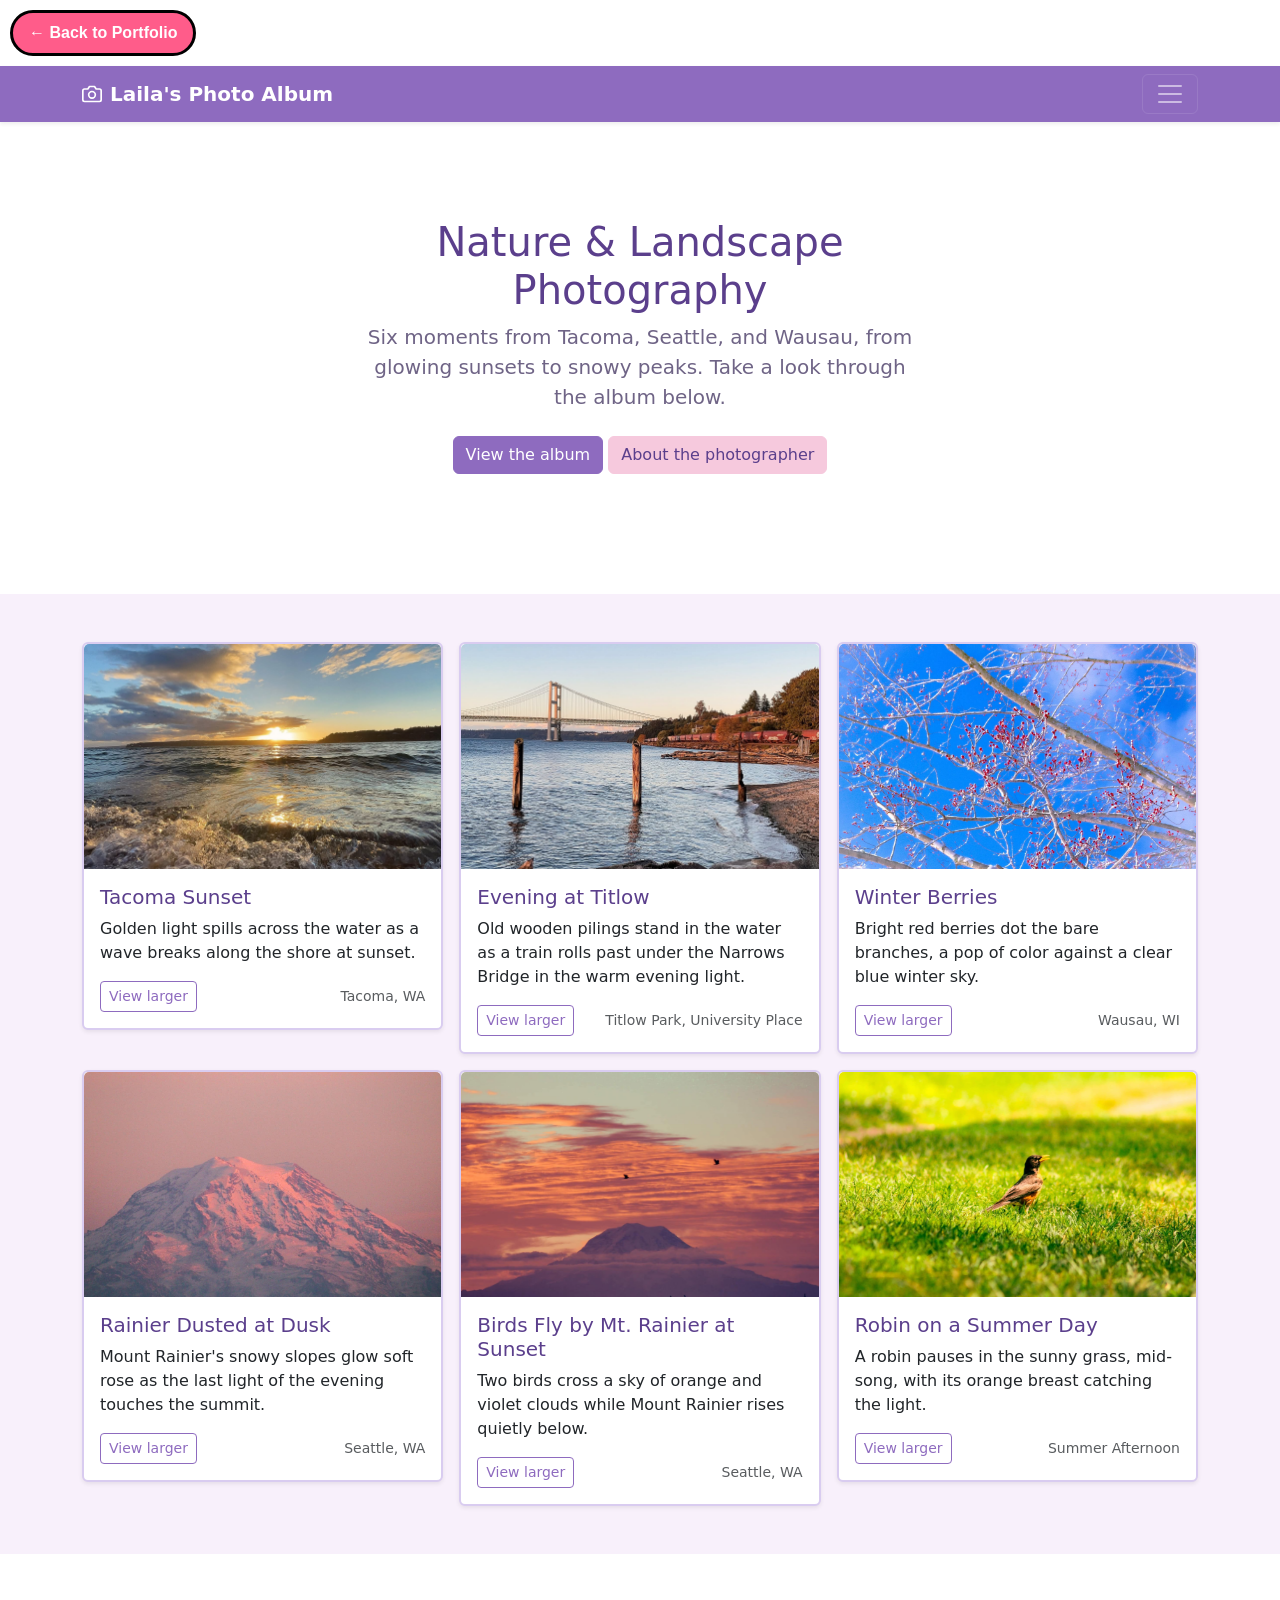
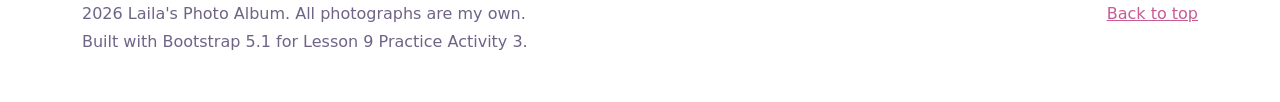
<file: practice-activity-3/index.html>
<!doctype html>
<html lang="en">
  <head>
    <meta charset="utf-8">
    <meta name="viewport" content="width=device-width, initial-scale=1">
    <meta name="description" content="Laila's Photo Album: nature and landscape photography from Washington and Wisconsin.">
    <title>Laila's Photo Album</title>

    <!-- Bootstrap core CSS -->
    <link href="https://cdn.jsdelivr.net/npm/bootstrap@5.1.3/dist/css/bootstrap.min.css" rel="stylesheet">

    <style>
      /* ---------- Color palette ---------- */
      :root {
        --lavender: #d9ccf0;
        --purple: #8e6bbf;
        --deep-purple: #5b3f8c;
        --pink: #f6c9dd;
        --deep-pink: #c75b94;
        --blush: #f8f0fb;
      }

      /* ---------- Header ---------- */
      .bg-purple {
        background-color: var(--purple);
      }
      .bg-deep-purple {
        background-color: var(--deep-purple);
      }

      /* ---------- Hero ---------- */
      .hero h1 {
        color: var(--deep-purple);
      }
      .hero .lead {
        color: #6f6486;
      }

      /* ---------- Buttons ---------- */
      .btn-purple {
        background-color: var(--purple);
        border-color: var(--purple);
        color: #fff;
      }
      .btn-purple:hover {
        background-color: var(--deep-purple);
        border-color: var(--deep-purple);
        color: #fff;
      }
      .btn-pink {
        background-color: var(--pink);
        border-color: var(--pink);
        color: var(--deep-purple);
      }
      .btn-pink:hover {
        background-color: var(--deep-pink);
        border-color: var(--deep-pink);
        color: #fff;
      }
      .btn-outline-purple {
        color: var(--purple);
        border-color: var(--purple);
      }
      .btn-outline-purple:hover {
        background-color: var(--purple);
        color: #fff;
      }

      /* ---------- Gallery ---------- */
      .album {
        background-color: var(--blush);
      }
      .card {
        border: 2px solid var(--lavender);
        background-color: #fff;
      }
      .card-title {
        color: var(--deep-purple);
      }
      .card-img-top {
        height: 225px;
        object-fit: cover; /* crops photos to the same size without stretching */
      }

      /* ---------- Footer ---------- */
      footer {
        color: #6f6486;
      }
      footer a {
        color: var(--deep-pink);
      }
      footer a:hover {
        color: var(--deep-purple);
      }
    </style>
  </head>
  <body>
    <a href="../index.html" style="display:inline-block;margin:10px;padding:8px 16px;background:#ff5c8a;color:#fff;border:3px solid #000;border-radius:999px;font-family:sans-serif;font-weight:bold;text-decoration:none;">← Back to Portfolio</a>

<header>
  <div class="collapse bg-deep-purple" id="navbarHeader">
    <div class="container">
      <div class="row">
        <div class="col-sm-8 col-md-7 py-4">
          <h4 class="text-white">About</h4>
          <p class="text-white">Laila's Photo Album is a collection of nature and landscape photographs from the Pacific Northwest and Wisconsin: sunsets on the water, mountain light, winter branches, and the occasional bird. Each photo is a small moment of patience.</p>
        </div>
        <div class="col-sm-4 offset-md-1 py-4">
          <h4 class="text-white">Contact</h4>
          <ul class="list-unstyled">
            <li><a href="#" class="text-white">Follow on Instagram</a></li>
            <li><a href="#" class="text-white">Email me</a></li>
          </ul>
        </div>
      </div>
    </div>
  </div>
  <div class="navbar navbar-dark bg-purple shadow-sm">
    <div class="container">
      <a href="#" class="navbar-brand d-flex align-items-center">
        <svg xmlns="http://www.w3.org/2000/svg" width="20" height="20" fill="none" stroke="currentColor" stroke-linecap="round" stroke-linejoin="round" stroke-width="2" aria-hidden="true" class="me-2" viewBox="0 0 24 24"><path d="M23 19a2 2 0 0 1-2 2H3a2 2 0 0 1-2-2V8a2 2 0 0 1 2-2h4l2-3h6l2 3h4a2 2 0 0 1 2 2z"/><circle cx="12" cy="13" r="4"/></svg>
        <strong>Laila's Photo Album</strong>
      </a>
      <button class="navbar-toggler" type="button" data-bs-toggle="collapse" data-bs-target="#navbarHeader" aria-controls="navbarHeader" aria-expanded="false" aria-label="Toggle navigation">
        <span class="navbar-toggler-icon"></span>
      </button>
    </div>
  </div>
</header>

<main>

  <section class="hero py-5 text-center container">
    <div class="row py-lg-5">
      <div class="col-lg-6 col-md-8 mx-auto">
        <h1 class="fw-light">Nature & Landscape Photography</h1>
        <p class="lead">Six moments from Tacoma, Seattle, and Wausau, from glowing sunsets to snowy peaks. Take a look through the album below.</p>
        <p>
          <a href="#gallery" class="btn btn-purple my-2">View the album</a>
          <a href="#" class="btn btn-pink my-2" data-bs-toggle="collapse" data-bs-target="#navbarHeader">About the photographer</a>
        </p>
      </div>
    </div>
  </section>

  <div class="album py-5" id="gallery">
    <div class="container">

      <div class="row row-cols-1 row-cols-sm-2 row-cols-md-3 g-3">

        <div class="col">
          <div class="card shadow-sm">
            <img src="images/image1.jpg" class="card-img-top" alt="The sun setting over the water with golden light and a wave splashing in the foreground">
            <div class="card-body">
              <h5 class="card-title">Tacoma Sunset</h5>
              <p class="card-text">Golden light spills across the water as a wave breaks along the shore at sunset.</p>
              <div class="d-flex justify-content-between align-items-center">
                <div class="btn-group">
                  <a href="images/image1.jpg" class="btn btn-sm btn-outline-purple">View larger</a>
                </div>
                <small class="text-muted">Tacoma, WA</small>
              </div>
            </div>
          </div>
        </div>

        <div class="col">
          <div class="card shadow-sm">
            <img src="images/image2.jpg" class="card-img-top" alt="The Tacoma Narrows Bridge across the water with old wooden pilings and a train passing along the shore">
            <div class="card-body">
              <h5 class="card-title">Evening at Titlow</h5>
              <p class="card-text">Old wooden pilings stand in the water as a train rolls past under the Narrows Bridge in the warm evening light.</p>
              <div class="d-flex justify-content-between align-items-center">
                <div class="btn-group">
                  <a href="images/image2.jpg" class="btn btn-sm btn-outline-purple">View larger</a>
                </div>
                <small class="text-muted">Titlow Park, University Place</small>
              </div>
            </div>
          </div>
        </div>

        <div class="col">
          <div class="card shadow-sm">
            <img src="images/image3.jpg" class="card-img-top" alt="Bare tree branches covered in bright red berries against a deep blue winter sky">
            <div class="card-body">
              <h5 class="card-title">Winter Berries</h5>
              <p class="card-text">Bright red berries dot the bare branches, a pop of color against a clear blue winter sky.</p>
              <div class="d-flex justify-content-between align-items-center">
                <div class="btn-group">
                  <a href="images/image3.jpg" class="btn btn-sm btn-outline-purple">View larger</a>
                </div>
                <small class="text-muted">Wausau, WI</small>
              </div>
            </div>
          </div>
        </div>

        <div class="col">
          <div class="card shadow-sm">
            <img src="images/image4.jpg" class="card-img-top" alt="The snowy summit of Mount Rainier glowing pink in the evening light">
            <div class="card-body">
              <h5 class="card-title">Rainier Dusted at Dusk</h5>
              <p class="card-text">Mount Rainier's snowy slopes glow soft rose as the last light of the evening touches the summit.</p>
              <div class="d-flex justify-content-between align-items-center">
                <div class="btn-group">
                  <a href="images/image4.jpg" class="btn btn-sm btn-outline-purple">View larger</a>
                </div>
                <small class="text-muted">Seattle, WA</small>
              </div>
            </div>
          </div>
        </div>

        <div class="col">
          <div class="card shadow-sm">
            <img src="images/image5.jpg" class="card-img-top" alt="Mount Rainier rising above wispy clouds under a fiery orange and purple sunset sky with two birds flying">
            <div class="card-body">
              <h5 class="card-title">Birds Fly by Mt. Rainier at Sunset</h5>
              <p class="card-text">Two birds cross a sky of orange and violet clouds while Mount Rainier rises quietly below.</p>
              <div class="d-flex justify-content-between align-items-center">
                <div class="btn-group">
                  <a href="images/image5.jpg" class="btn btn-sm btn-outline-purple">View larger</a>
                </div>
                <small class="text-muted">Seattle, WA</small>
              </div>
            </div>
          </div>
        </div>

        <div class="col">
          <div class="card shadow-sm">
            <img src="images/image6.jpg" class="card-img-top" alt="A robin standing in bright green grass with its beak open">
            <div class="card-body">
              <h5 class="card-title">Robin on a Summer Day</h5>
              <p class="card-text">A robin pauses in the sunny grass, mid-song, with its orange breast catching the light.</p>
              <div class="d-flex justify-content-between align-items-center">
                <div class="btn-group">
                  <a href="images/image6.jpg" class="btn btn-sm btn-outline-purple">View larger</a>
                </div>
                <small class="text-muted">Summer Afternoon</small>
              </div>
            </div>
          </div>
        </div>

      </div>
    </div>
  </div>

</main>

<footer class="py-5">
  <div class="container">
    <p class="float-end mb-1">
      <a href="#">Back to top</a>
    </p>
    <p class="mb-1">2026 Laila's Photo Album. All photographs are my own.</p>
    <p class="mb-0">Built with Bootstrap 5.1 for Lesson 9 Practice Activity 3.</p>
  </div>
</footer>

<script src="https://cdn.jsdelivr.net/npm/bootstrap@5.1.3/dist/js/bootstrap.bundle.min.js"></script>

  </body>
</html>
</file>
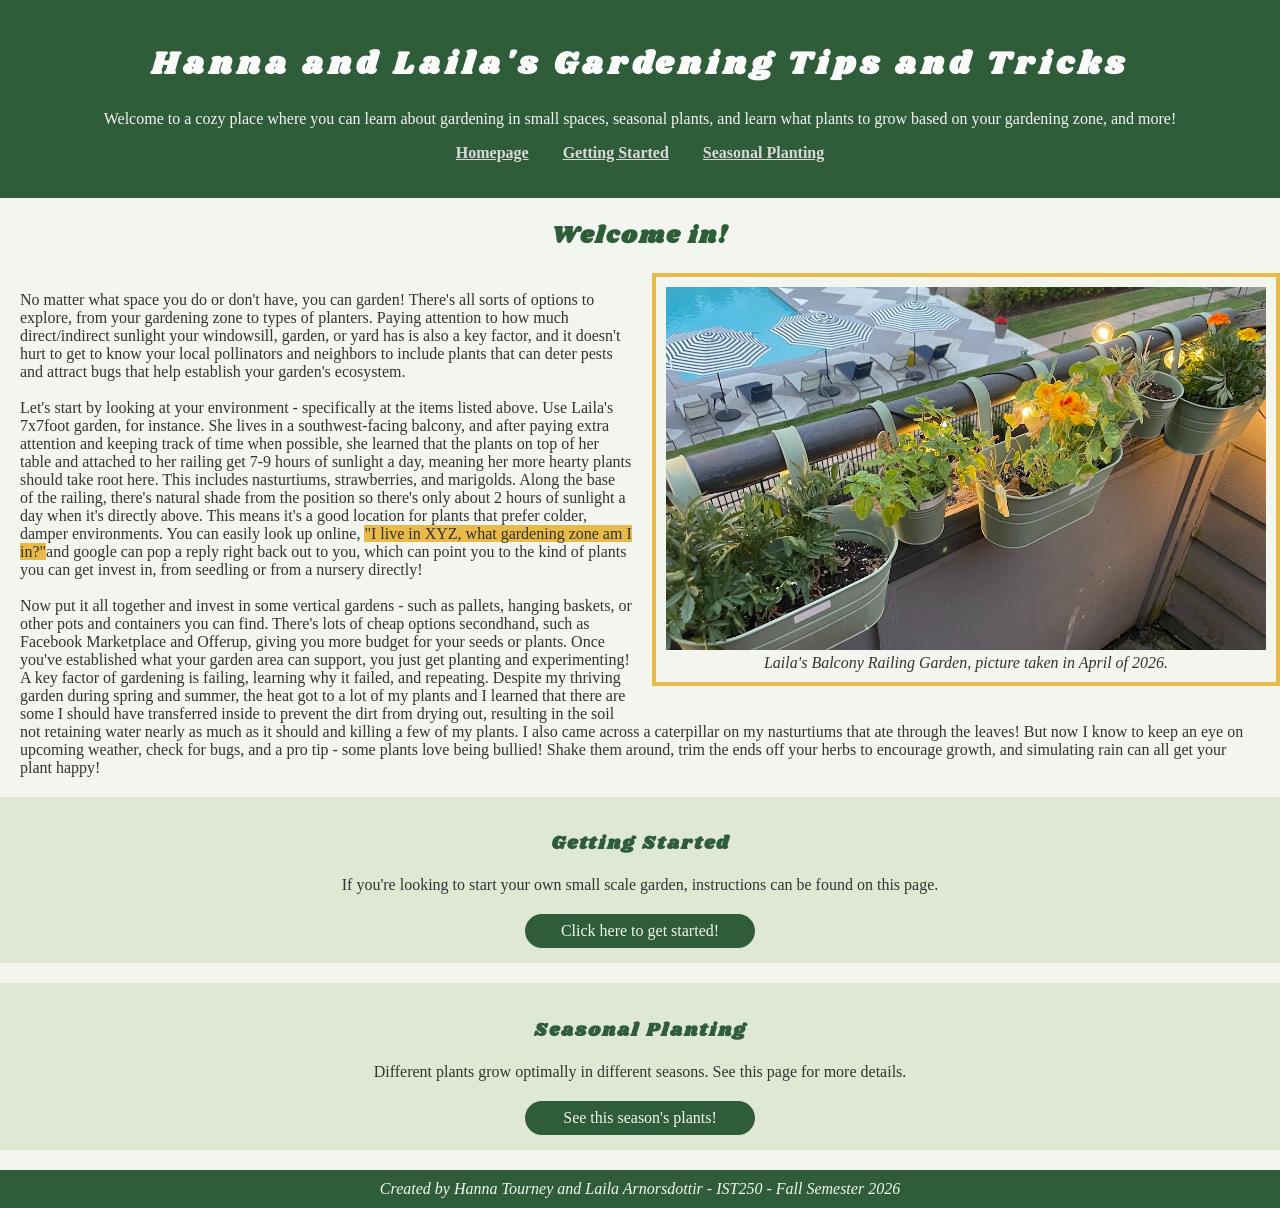
<file: partner-lab-1/partner-lab-1/index.html>
<!DOCTYPE html> 
<html lang="en">
<head>
    <meta charset="UTF-8">
    <title>Hanna & Laila's Gardening Site</title> <!--we can rename this if you want!-->
    <link rel="preconnect" href="https://fonts.googleapis.com">
        <link rel="preconnect" href="https://fonts.gstatic.com" crossorigin>
        <link href="https://fonts.googleapis.com/css2?family=Shrikhand&display=swap" rel="stylesheet">
    <link rel="stylesheet" href="styles.css">
</head>

<body>

<div class="site-header">
    <h1>Hanna and Laila's Gardening Tips and Tricks</h1>
    <p>Welcome to a cozy place where you can learn about gardening in small spaces, seasonal plants, and learn what plants to grow based on your gardening zone, and more!</p>

        <ul class="main-nav">
            <li><a href="index.html" class="active"><strong>Homepage</strong></a></li>
            <li><a href="starting.html"><strong>Getting Started</strong></a></li> 
            <li><a href="seasonal.html"><strong>Seasonal Planting</strong></a></li> 
        </ul>
</div>

<div class="homepage-content">
    <h2> Welcome in!</h2>
        <div class="float-box">
            <img src="images/garden-6.png" alt="An overhead view of Laila's garden on her balcony, with multiple plants growing and flowers blooming.">
            <p class="caption"><em>Laila's Balcony Railing Garden, picture taken in April of 2026.</em></p>
        </div>

    <br>
    <p>No matter what space you do or don't have, you can garden! There's all sorts of options to explore, from your gardening zone to types of planters. Paying attention to how much direct/indirect sunlight your windowsill, garden, or yard has is also a key factor, and it doesn't hurt to get to know your local pollinators and neighbors to include plants that can deter pests and attract bugs that help establish your garden's ecosystem.</p>
    <br>
    <p>Let's start by looking at your environment - specifically at the items listed above. Use Laila's 7x7foot garden, for instance. She lives in a southwest-facing balcony, and after paying extra attention and keeping track of time when possible, she learned that the plants on top of her table and attached to her railing get 7-9 hours of sunlight a day, meaning her more hearty plants should take root here. This includes nasturtiums, strawberries, and marigolds. Along the base of the railing, there's natural shade from the position so there's only about 2 hours of sunlight a day when it's directly above. This means it's a good location for plants that prefer colder, damper environments. You can easily look up online, <span class="highlight">"I live in XYZ, what gardening zone am I in?"</span>and google can pop a reply right back out to you, which can point you to the kind of plants you can get invest in, from seedling or from a nursery directly!</p>
    <br>
    <p>Now put it all together and invest in some vertical gardens - such as pallets, hanging baskets, or other pots and containers you can find. There's lots of cheap options secondhand, such as Facebook Marketplace and Offerup, giving you more budget for your seeds or plants. Once you've established what your garden area can support, you just get planting and experimenting! A key factor of gardening is failing, learning why it failed, and repeating. Despite my thriving garden during spring and summer, the heat got to a lot of my plants and I learned that there are some I should have transferred inside to prevent the dirt from drying out, resulting in the soil not retaining water nearly as much as it should and killing a few of my plants. I also came across a caterpillar on my nasturtiums that ate through the leaves! But now I know to keep an eye on upcoming weather, check for bugs, and a pro tip - some plants love being bullied! Shake them around, trim the ends off your herbs to encourage growth, and simulating rain can all get your plant happy!</p>

    <div class="info-box">
        <h3>Getting Started</h3>
            <p>If you're looking to start your own small scale garden, instructions can be found on this page.</p>
            <a href="starting.html" class="button">Click here to get started!</a>
    </div>


    <div class="info-box">
        <h3>Seasonal Planting</h3>
            <p>Different plants grow optimally in different seasons. See this page for more details.</p>
            <a href="seasonal.html" class="button">See this season's plants!</a>
    </div>
</div>

<div class="site-footer">
    <p><em>Created by Hanna Tourney and Laila Arnorsdottir - IST250 - Fall Semester 2026</em></p>
</div>

</body>

</html>
</file>
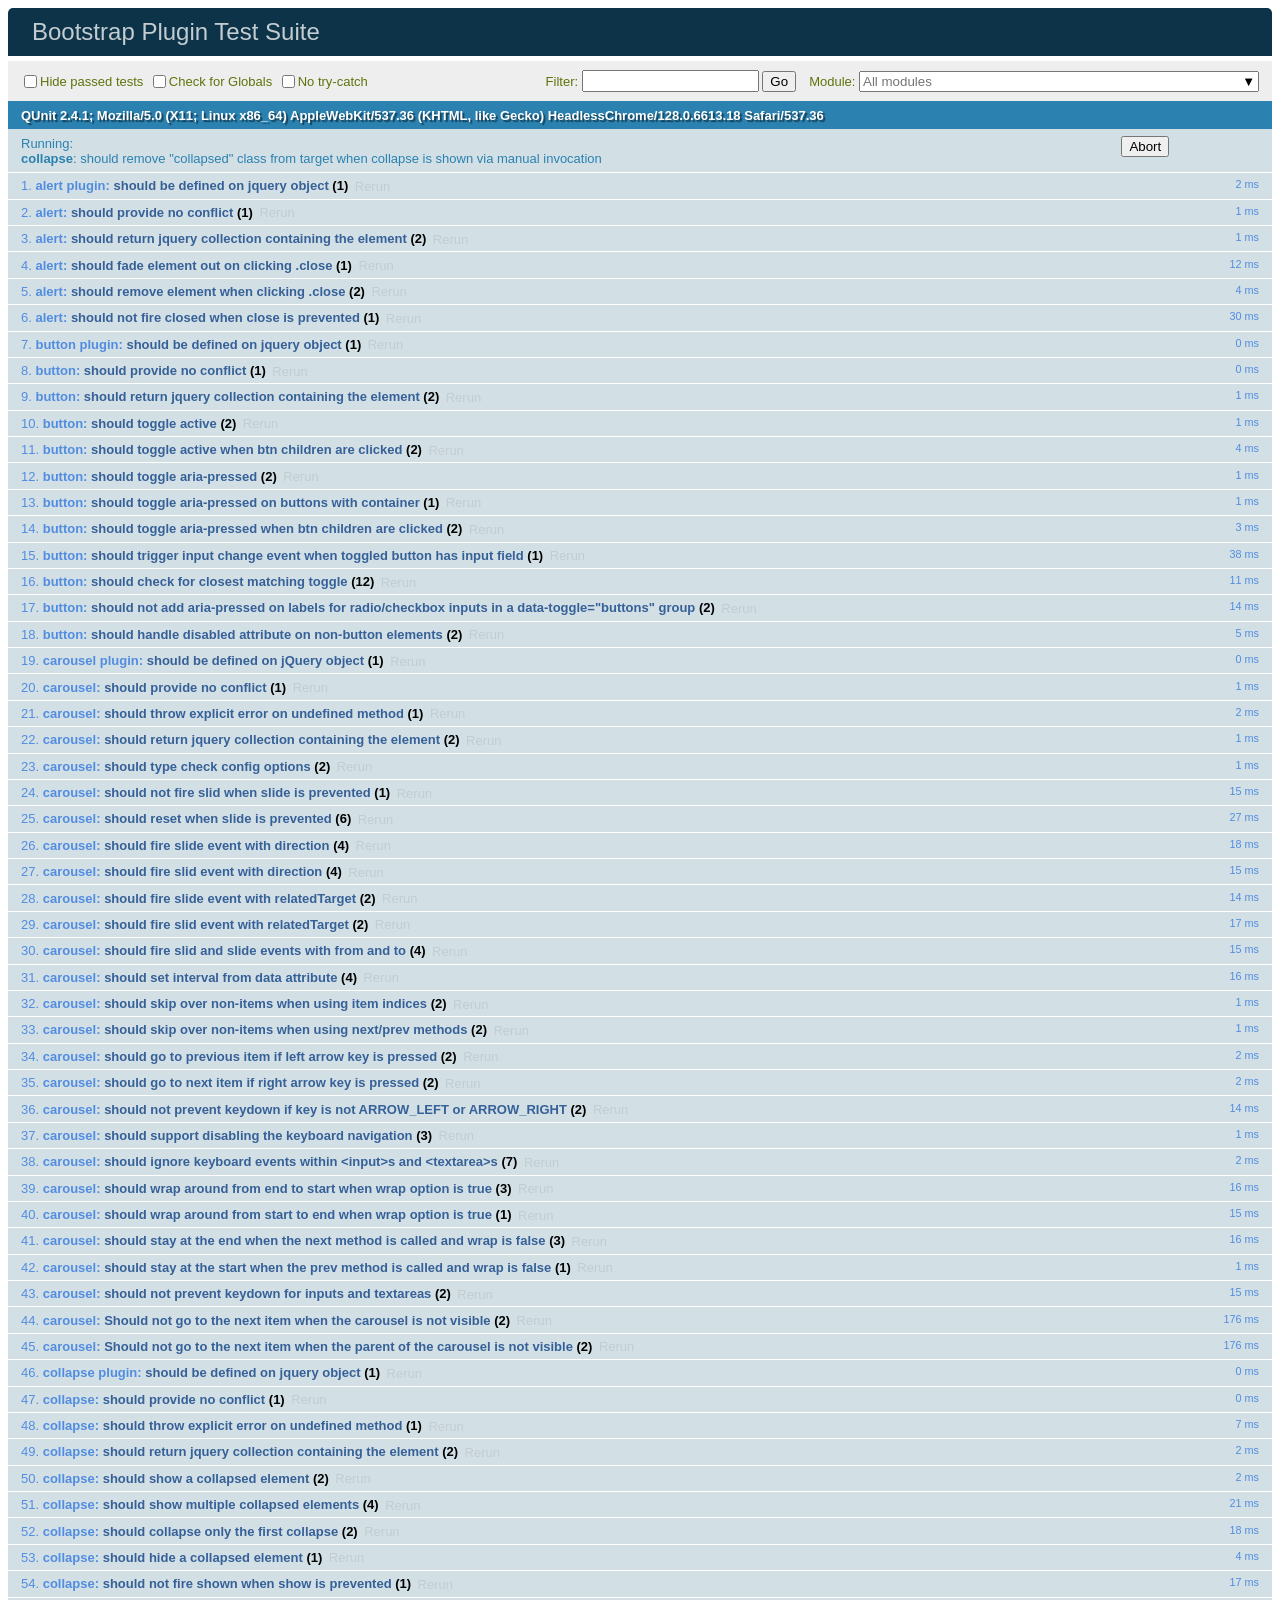
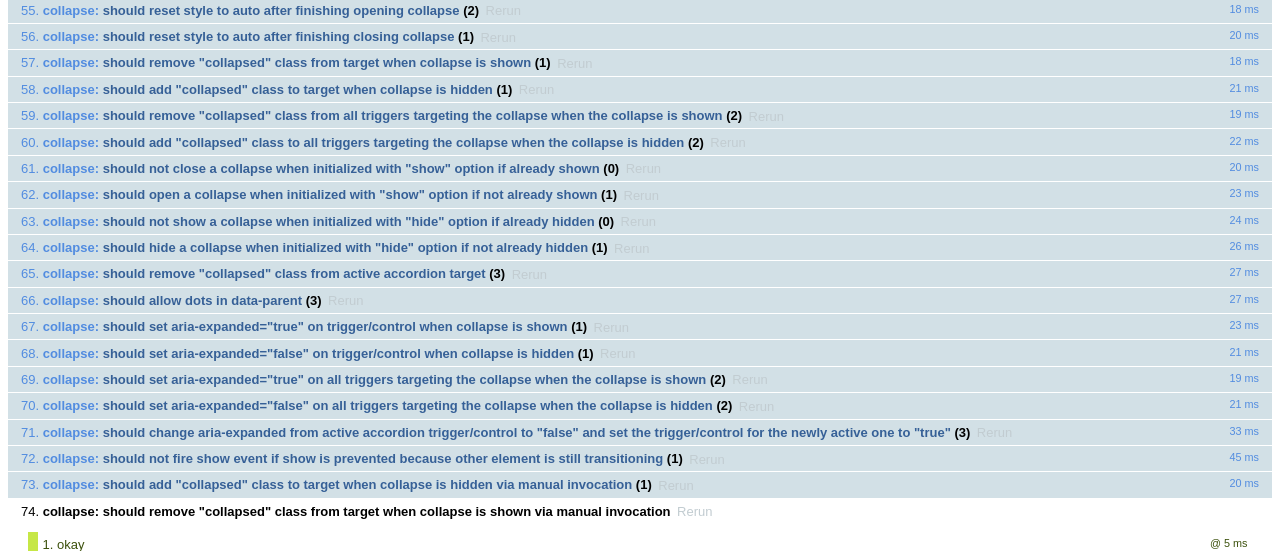
<file: practice-activity-3/bootstrap-4.0.0/bootstrap-4.0.0/js/tests/index.html>
<!doctype html>
<html lang="en">
  <head>
    <meta charset="utf-8">
    <meta name="viewport" content="width=device-width, initial-scale=1, shrink-to-fit=no">
    <title>Bootstrap Plugin Test Suite</title>

    <!-- jQuery -->
    <script>
      (function () {
        var path = '../../assets/js/vendor/jquery-slim.min.js'
        // get jquery param from the query string.
        var jQueryVersion = location.search.match(/[?&]jquery=(.*?)(?=&|$)/)

        // If a version was specified, use that version from our vendor folder
        if (jQueryVersion) {
          path = 'vendor/jquery-' + jQueryVersion[1] + '.min.js'
        }
        document.write('<script src="' + path + '"><\/script>')
      }())
    </script>
    <script src="../../assets/js/vendor/popper.min.js"></script>

    <!-- QUnit -->
    <link rel="stylesheet" href="vendor/qunit.css" media="screen">
    <script src="vendor/qunit.js"></script>

    <script>
      // Disable jQuery event aliases to ensure we don't accidentally use any of them
      [
        'blur',
        'focus',
        'focusin',
        'focusout',
        'resize',
        'scroll',
        'click',
        'dblclick',
        'mousedown',
        'mouseup',
        'mousemove',
        'mouseover',
        'mouseout',
        'mouseenter',
        'mouseleave',
        'change',
        'select',
        'submit',
        'keydown',
        'keypress',
        'keyup',
        'contextmenu'
      ].forEach(function(eventAlias) {
        $.fn[eventAlias] = function() {
          throw new Error('Using the ".' + eventAlias + '()" method is not allowed, so that Bootstrap can be compatible with custom jQuery builds which exclude the "event aliases" module that defines said method. See https://github.com/twbs/bootstrap/blob/master/CONTRIBUTING.md#js')
        }
      })

      // Require assert.expect in each test
      QUnit.config.requireExpects = true

      // See https://github.com/axemclion/grunt-saucelabs#test-result-details-with-qunit
      var log = []
      var testName

      QUnit.done(function(testResults) {
        var tests = []
        for (var i = 0; i < log.length; i++) {
          var details = log[i]
          tests.push({
            name: details.name,
            result: details.result,
            expected: details.expected,
            actual: details.actual,
            source: details.source
          })
        }
        testResults.tests = tests

        window.global_test_results = testResults
      })

      QUnit.testStart(function(testDetails) {
        QUnit.log(function(details) {
          if (!details.result) {
            details.name = testDetails.name
            log.push(details)
          }
        })
      })

      // Display fixture on-screen on iOS to avoid false positives
      // See https://github.com/twbs/bootstrap/pull/15955
      if (/iPhone|iPad|iPod/.test(navigator.userAgent)) {
        QUnit.begin(function() {
          $('#qunit-fixture').css({ top: 0, left: 0 })
        })

        QUnit.done(function() {
          $('#qunit-fixture').css({ top: '', left: '' })
        })
      }
    </script>

    <!-- Transpiled Plugins -->
    <script src="../dist/util.js"></script>
    <script src="../dist/alert.js"></script>
    <script src="../dist/button.js"></script>
    <script src="../dist/carousel.js"></script>
    <script src="../dist/collapse.js"></script>
    <script src="../dist/dropdown.js"></script>
    <script src="../dist/modal.js"></script>
    <script src="../dist/scrollspy.js"></script>
    <script src="../dist/tab.js"></script>
    <script src="../dist/tooltip.js"></script>
    <script src="../dist/popover.js"></script>

    <!-- Unit Tests -->
    <script src="unit/alert.js"></script>
    <script src="unit/button.js"></script>
    <script src="unit/carousel.js"></script>
    <script src="unit/collapse.js"></script>
    <script src="unit/dropdown.js"></script>
    <script src="unit/modal.js"></script>
    <script src="unit/scrollspy.js"></script>
    <script src="unit/tab.js"></script>
    <script src="unit/tooltip.js"></script>
    <script src="unit/popover.js"></script>
    <script src="unit/util.js"></script>
  </head>
  <body>
    <div id="qunit-container">
      <div id="qunit"></div>
      <div id="qunit-fixture"></div>
    </div>
  </body>
</html>
</file>
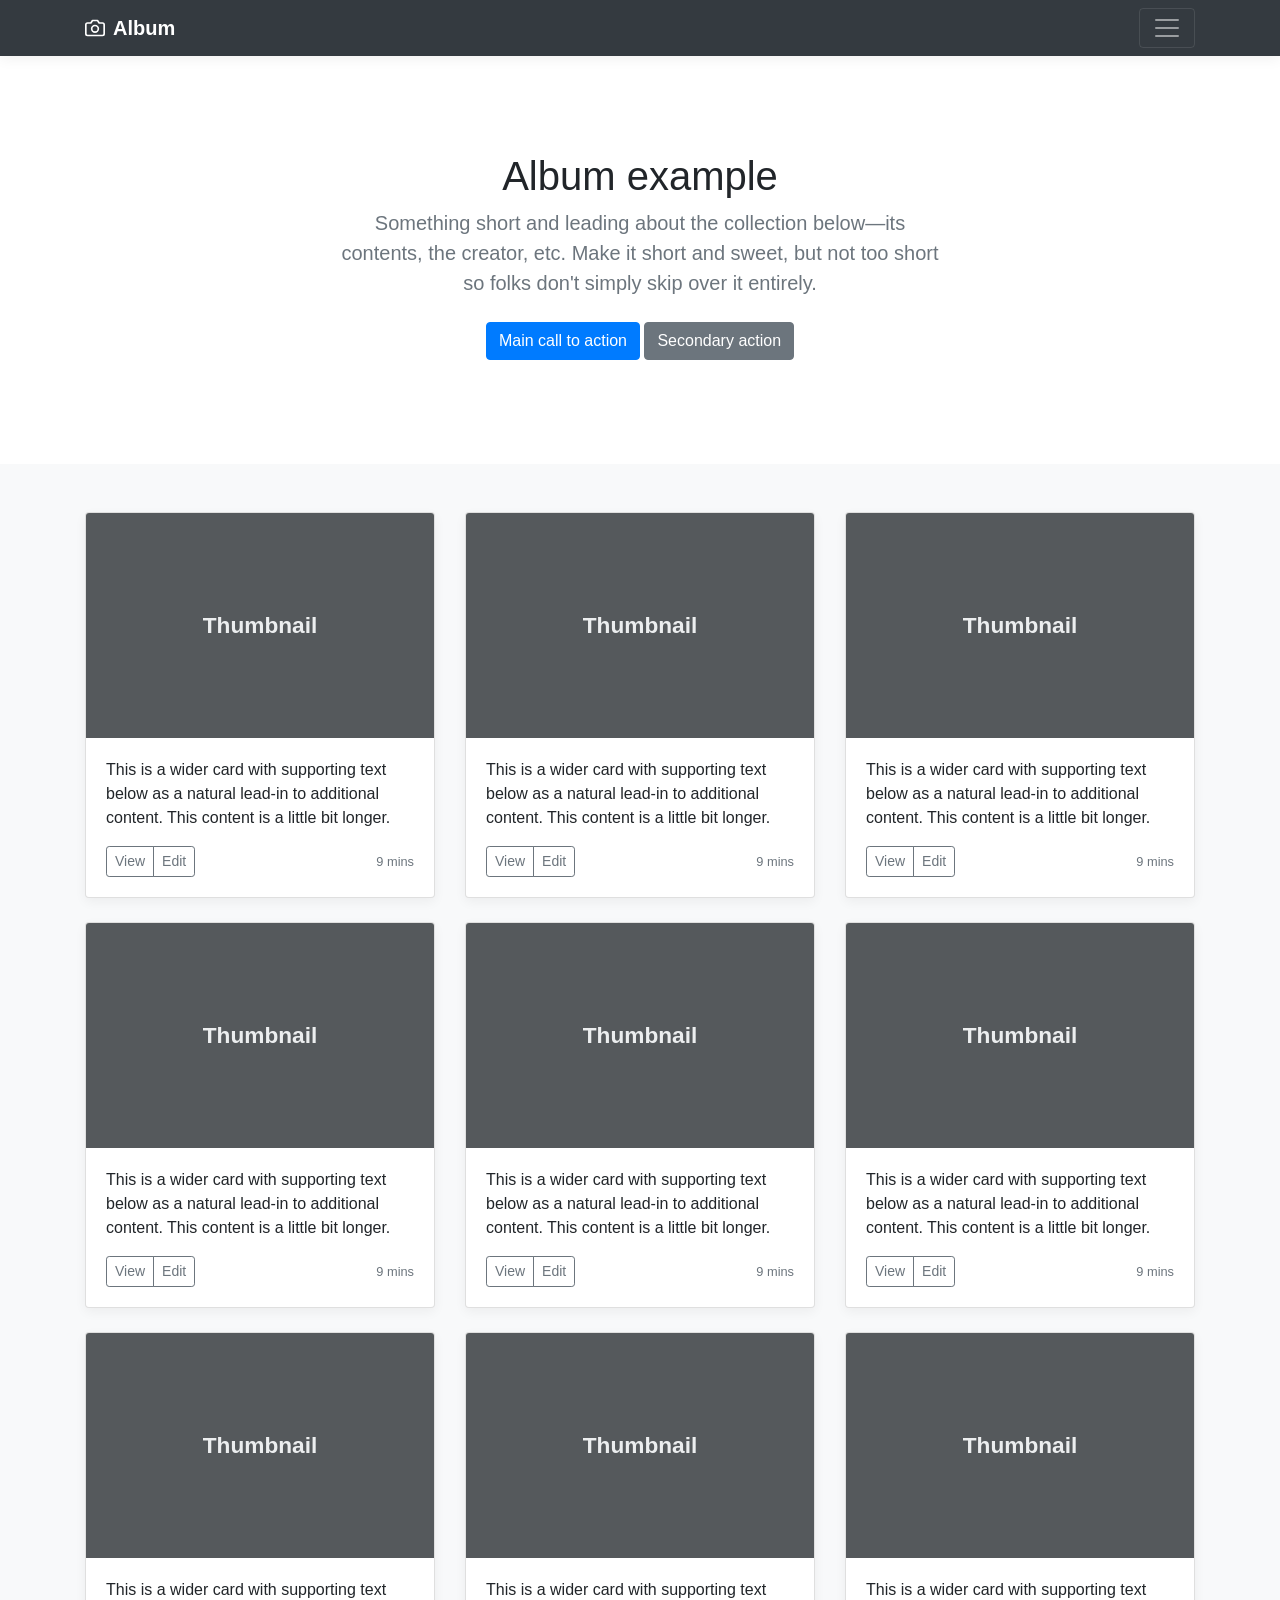
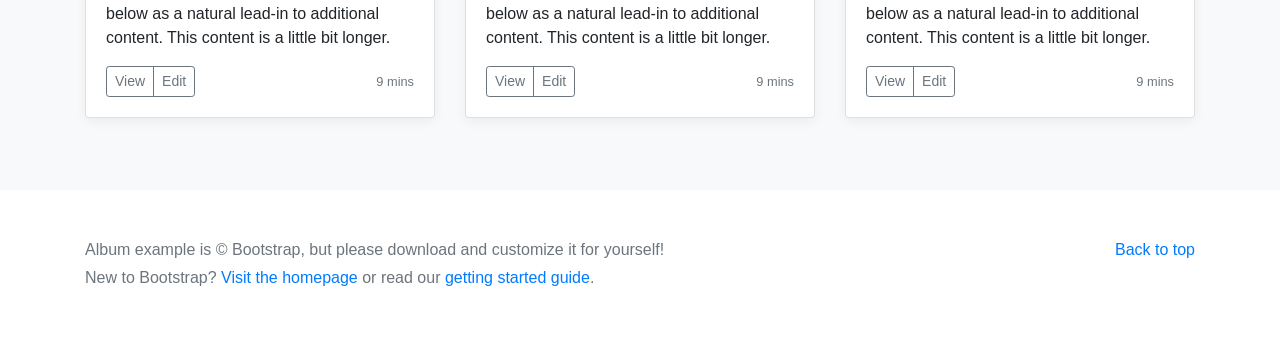
<file: practice-activity-3/bootstrap-4.0.0/bootstrap-4.0.0/docs/4.0/examples/album/index.html>
<!doctype html>
<html lang="en">
  <head>
    <meta charset="utf-8">
    <meta name="viewport" content="width=device-width, initial-scale=1, shrink-to-fit=no">
    <meta name="description" content="">
    <meta name="author" content="">
    <link rel="icon" href="../../../../favicon.ico">

    <title>Album example for Bootstrap</title>

    <!-- Bootstrap core CSS -->
    <link href="../../../../dist/css/bootstrap.min.css" rel="stylesheet">

    <!-- Custom styles for this template -->
    <link href="album.css" rel="stylesheet">
  </head>

  <body>

    <header>
      <div class="collapse bg-dark" id="navbarHeader">
        <div class="container">
          <div class="row">
            <div class="col-sm-8 col-md-7 py-4">
              <h4 class="text-white">About</h4>
              <p class="text-muted">Add some information about the album below, the author, or any other background context. Make it a few sentences long so folks can pick up some informative tidbits. Then, link them off to some social networking sites or contact information.</p>
            </div>
            <div class="col-sm-4 offset-md-1 py-4">
              <h4 class="text-white">Contact</h4>
              <ul class="list-unstyled">
                <li><a href="#" class="text-white">Follow on Twitter</a></li>
                <li><a href="#" class="text-white">Like on Facebook</a></li>
                <li><a href="#" class="text-white">Email me</a></li>
              </ul>
            </div>
          </div>
        </div>
      </div>
      <div class="navbar navbar-dark bg-dark box-shadow">
        <div class="container d-flex justify-content-between">
          <a href="#" class="navbar-brand d-flex align-items-center">
            <svg xmlns="http://www.w3.org/2000/svg" width="20" height="20" viewBox="0 0 24 24" fill="none" stroke="currentColor" stroke-width="2" stroke-linecap="round" stroke-linejoin="round" class="mr-2"><path d="M23 19a2 2 0 0 1-2 2H3a2 2 0 0 1-2-2V8a2 2 0 0 1 2-2h4l2-3h6l2 3h4a2 2 0 0 1 2 2z"></path><circle cx="12" cy="13" r="4"></circle></svg>
            <strong>Album</strong>
          </a>
          <button class="navbar-toggler" type="button" data-toggle="collapse" data-target="#navbarHeader" aria-controls="navbarHeader" aria-expanded="false" aria-label="Toggle navigation">
            <span class="navbar-toggler-icon"></span>
          </button>
        </div>
      </div>
    </header>

    <main role="main">

      <section class="jumbotron text-center">
        <div class="container">
          <h1 class="jumbotron-heading">Album example</h1>
          <p class="lead text-muted">Something short and leading about the collection below—its contents, the creator, etc. Make it short and sweet, but not too short so folks don't simply skip over it entirely.</p>
          <p>
            <a href="#" class="btn btn-primary my-2">Main call to action</a>
            <a href="#" class="btn btn-secondary my-2">Secondary action</a>
          </p>
        </div>
      </section>

      <div class="album py-5 bg-light">
        <div class="container">

          <div class="row">
            <div class="col-md-4">
              <div class="card mb-4 box-shadow">
                <img class="card-img-top" data-src="holder.js/100px225?theme=thumb&bg=55595c&fg=eceeef&text=Thumbnail" alt="Card image cap">
                <div class="card-body">
                  <p class="card-text">This is a wider card with supporting text below as a natural lead-in to additional content. This content is a little bit longer.</p>
                  <div class="d-flex justify-content-between align-items-center">
                    <div class="btn-group">
                      <button type="button" class="btn btn-sm btn-outline-secondary">View</button>
                      <button type="button" class="btn btn-sm btn-outline-secondary">Edit</button>
                    </div>
                    <small class="text-muted">9 mins</small>
                  </div>
                </div>
              </div>
            </div>
            <div class="col-md-4">
              <div class="card mb-4 box-shadow">
                <img class="card-img-top" data-src="holder.js/100px225?theme=thumb&bg=55595c&fg=eceeef&text=Thumbnail" alt="Card image cap">
                <div class="card-body">
                  <p class="card-text">This is a wider card with supporting text below as a natural lead-in to additional content. This content is a little bit longer.</p>
                  <div class="d-flex justify-content-between align-items-center">
                    <div class="btn-group">
                      <button type="button" class="btn btn-sm btn-outline-secondary">View</button>
                      <button type="button" class="btn btn-sm btn-outline-secondary">Edit</button>
                    </div>
                    <small class="text-muted">9 mins</small>
                  </div>
                </div>
              </div>
            </div>
            <div class="col-md-4">
              <div class="card mb-4 box-shadow">
                <img class="card-img-top" data-src="holder.js/100px225?theme=thumb&bg=55595c&fg=eceeef&text=Thumbnail" alt="Card image cap">
                <div class="card-body">
                  <p class="card-text">This is a wider card with supporting text below as a natural lead-in to additional content. This content is a little bit longer.</p>
                  <div class="d-flex justify-content-between align-items-center">
                    <div class="btn-group">
                      <button type="button" class="btn btn-sm btn-outline-secondary">View</button>
                      <button type="button" class="btn btn-sm btn-outline-secondary">Edit</button>
                    </div>
                    <small class="text-muted">9 mins</small>
                  </div>
                </div>
              </div>
            </div>

            <div class="col-md-4">
              <div class="card mb-4 box-shadow">
                <img class="card-img-top" data-src="holder.js/100px225?theme=thumb&bg=55595c&fg=eceeef&text=Thumbnail" alt="Card image cap">
                <div class="card-body">
                  <p class="card-text">This is a wider card with supporting text below as a natural lead-in to additional content. This content is a little bit longer.</p>
                  <div class="d-flex justify-content-between align-items-center">
                    <div class="btn-group">
                      <button type="button" class="btn btn-sm btn-outline-secondary">View</button>
                      <button type="button" class="btn btn-sm btn-outline-secondary">Edit</button>
                    </div>
                    <small class="text-muted">9 mins</small>
                  </div>
                </div>
              </div>
            </div>
            <div class="col-md-4">
              <div class="card mb-4 box-shadow">
                <img class="card-img-top" data-src="holder.js/100px225?theme=thumb&bg=55595c&fg=eceeef&text=Thumbnail" alt="Card image cap">
                <div class="card-body">
                  <p class="card-text">This is a wider card with supporting text below as a natural lead-in to additional content. This content is a little bit longer.</p>
                  <div class="d-flex justify-content-between align-items-center">
                    <div class="btn-group">
                      <button type="button" class="btn btn-sm btn-outline-secondary">View</button>
                      <button type="button" class="btn btn-sm btn-outline-secondary">Edit</button>
                    </div>
                    <small class="text-muted">9 mins</small>
                  </div>
                </div>
              </div>
            </div>
            <div class="col-md-4">
              <div class="card mb-4 box-shadow">
                <img class="card-img-top" data-src="holder.js/100px225?theme=thumb&bg=55595c&fg=eceeef&text=Thumbnail" alt="Card image cap">
                <div class="card-body">
                  <p class="card-text">This is a wider card with supporting text below as a natural lead-in to additional content. This content is a little bit longer.</p>
                  <div class="d-flex justify-content-between align-items-center">
                    <div class="btn-group">
                      <button type="button" class="btn btn-sm btn-outline-secondary">View</button>
                      <button type="button" class="btn btn-sm btn-outline-secondary">Edit</button>
                    </div>
                    <small class="text-muted">9 mins</small>
                  </div>
                </div>
              </div>
            </div>

            <div class="col-md-4">
              <div class="card mb-4 box-shadow">
                <img class="card-img-top" data-src="holder.js/100px225?theme=thumb&bg=55595c&fg=eceeef&text=Thumbnail" alt="Card image cap">
                <div class="card-body">
                  <p class="card-text">This is a wider card with supporting text below as a natural lead-in to additional content. This content is a little bit longer.</p>
                  <div class="d-flex justify-content-between align-items-center">
                    <div class="btn-group">
                      <button type="button" class="btn btn-sm btn-outline-secondary">View</button>
                      <button type="button" class="btn btn-sm btn-outline-secondary">Edit</button>
                    </div>
                    <small class="text-muted">9 mins</small>
                  </div>
                </div>
              </div>
            </div>
            <div class="col-md-4">
              <div class="card mb-4 box-shadow">
                <img class="card-img-top" data-src="holder.js/100px225?theme=thumb&bg=55595c&fg=eceeef&text=Thumbnail" alt="Card image cap">
                <div class="card-body">
                  <p class="card-text">This is a wider card with supporting text below as a natural lead-in to additional content. This content is a little bit longer.</p>
                  <div class="d-flex justify-content-between align-items-center">
                    <div class="btn-group">
                      <button type="button" class="btn btn-sm btn-outline-secondary">View</button>
                      <button type="button" class="btn btn-sm btn-outline-secondary">Edit</button>
                    </div>
                    <small class="text-muted">9 mins</small>
                  </div>
                </div>
              </div>
            </div>
            <div class="col-md-4">
              <div class="card mb-4 box-shadow">
                <img class="card-img-top" data-src="holder.js/100px225?theme=thumb&bg=55595c&fg=eceeef&text=Thumbnail" alt="Card image cap">
                <div class="card-body">
                  <p class="card-text">This is a wider card with supporting text below as a natural lead-in to additional content. This content is a little bit longer.</p>
                  <div class="d-flex justify-content-between align-items-center">
                    <div class="btn-group">
                      <button type="button" class="btn btn-sm btn-outline-secondary">View</button>
                      <button type="button" class="btn btn-sm btn-outline-secondary">Edit</button>
                    </div>
                    <small class="text-muted">9 mins</small>
                  </div>
                </div>
              </div>
            </div>
          </div>
        </div>
      </div>

    </main>

    <footer class="text-muted">
      <div class="container">
        <p class="float-right">
          <a href="#">Back to top</a>
        </p>
        <p>Album example is &copy; Bootstrap, but please download and customize it for yourself!</p>
        <p>New to Bootstrap? <a href="../../">Visit the homepage</a> or read our <a href="../../getting-started/">getting started guide</a>.</p>
      </div>
    </footer>

    <!-- Bootstrap core JavaScript
    ================================================== -->
    <!-- Placed at the end of the document so the pages load faster -->
    <script src="https://code.jquery.com/jquery-3.2.1.slim.min.js" integrity="sha384-KJ3o2DKtIkvYIK3UENzmM7KCkRr/rE9/Qpg6aAZGJwFDMVNA/GpGFF93hXpG5KkN" crossorigin="anonymous"></script>
    <script>window.jQuery || document.write('<script src="../../../../assets/js/vendor/jquery-slim.min.js"><\/script>')</script>
    <script src="../../../../assets/js/vendor/popper.min.js"></script>
    <script src="../../../../dist/js/bootstrap.min.js"></script>
    <script src="../../../../assets/js/vendor/holder.min.js"></script>
  </body>
</html>
</file>
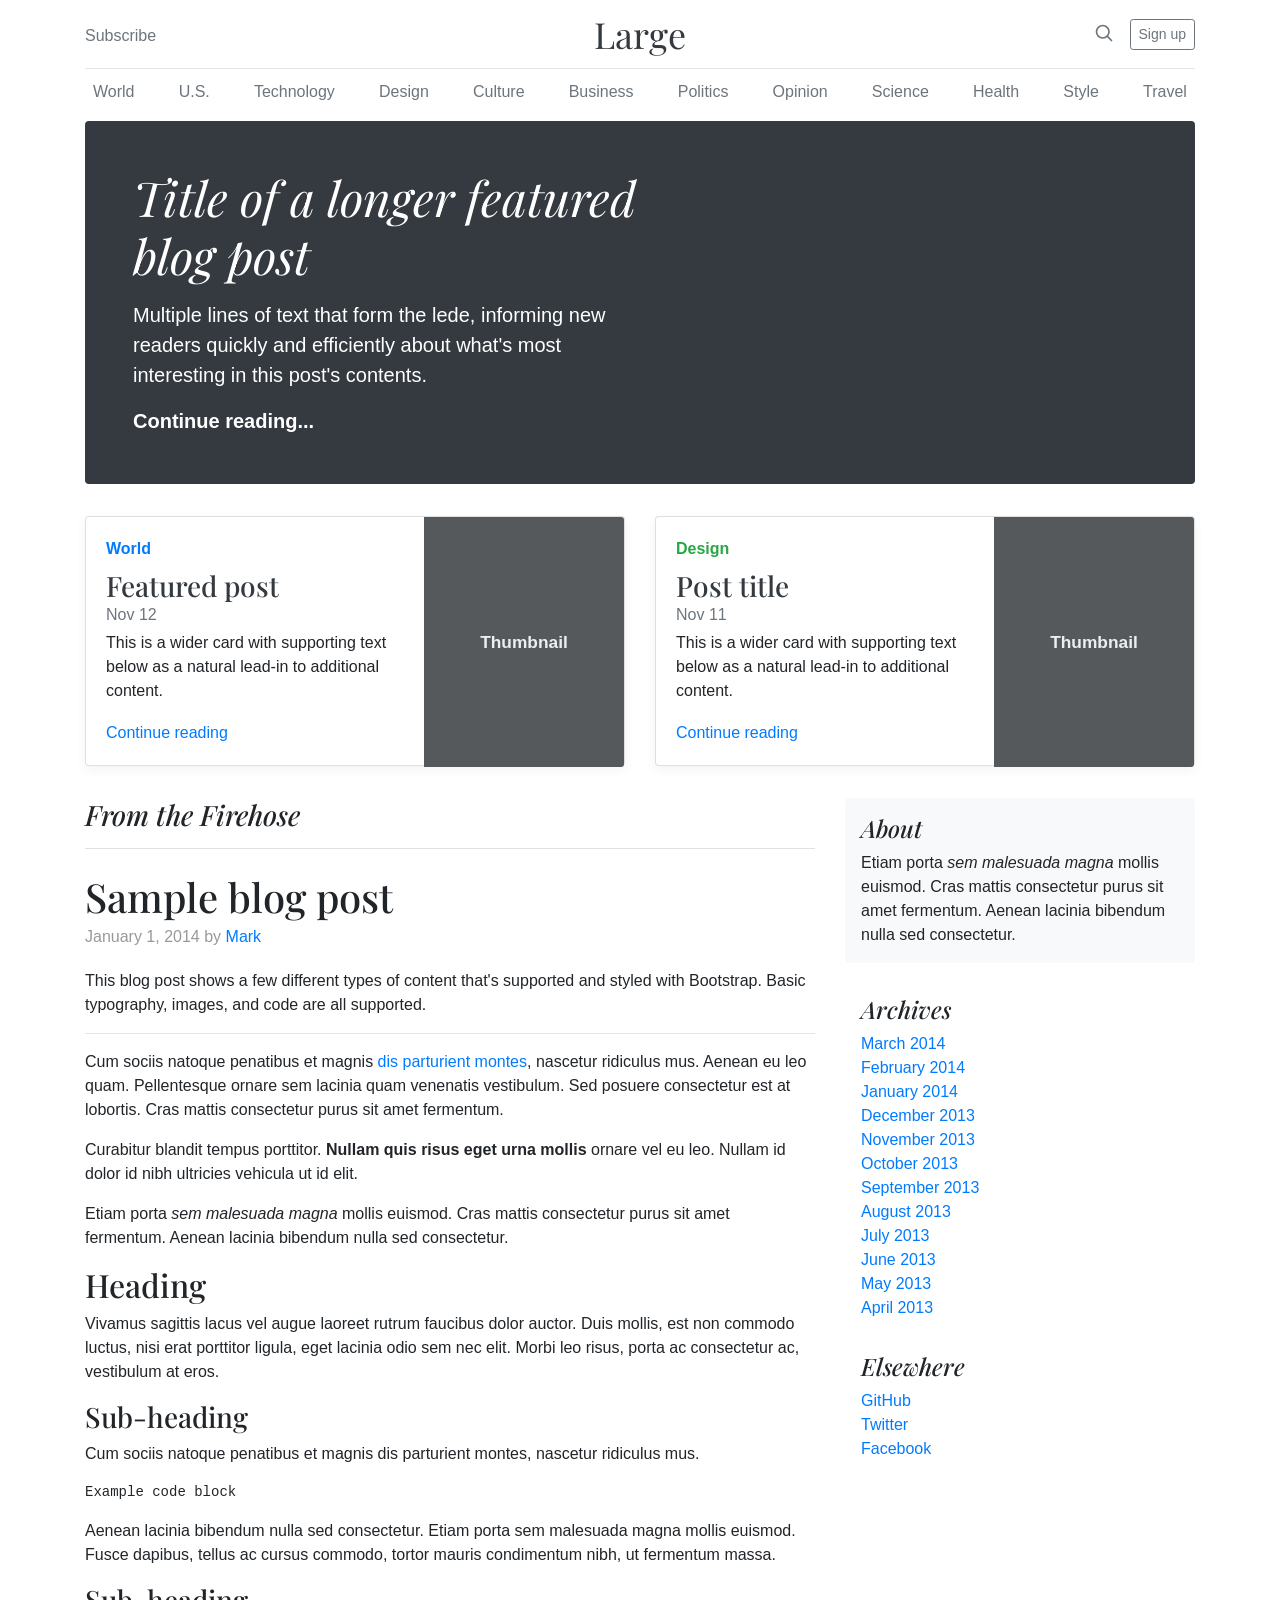
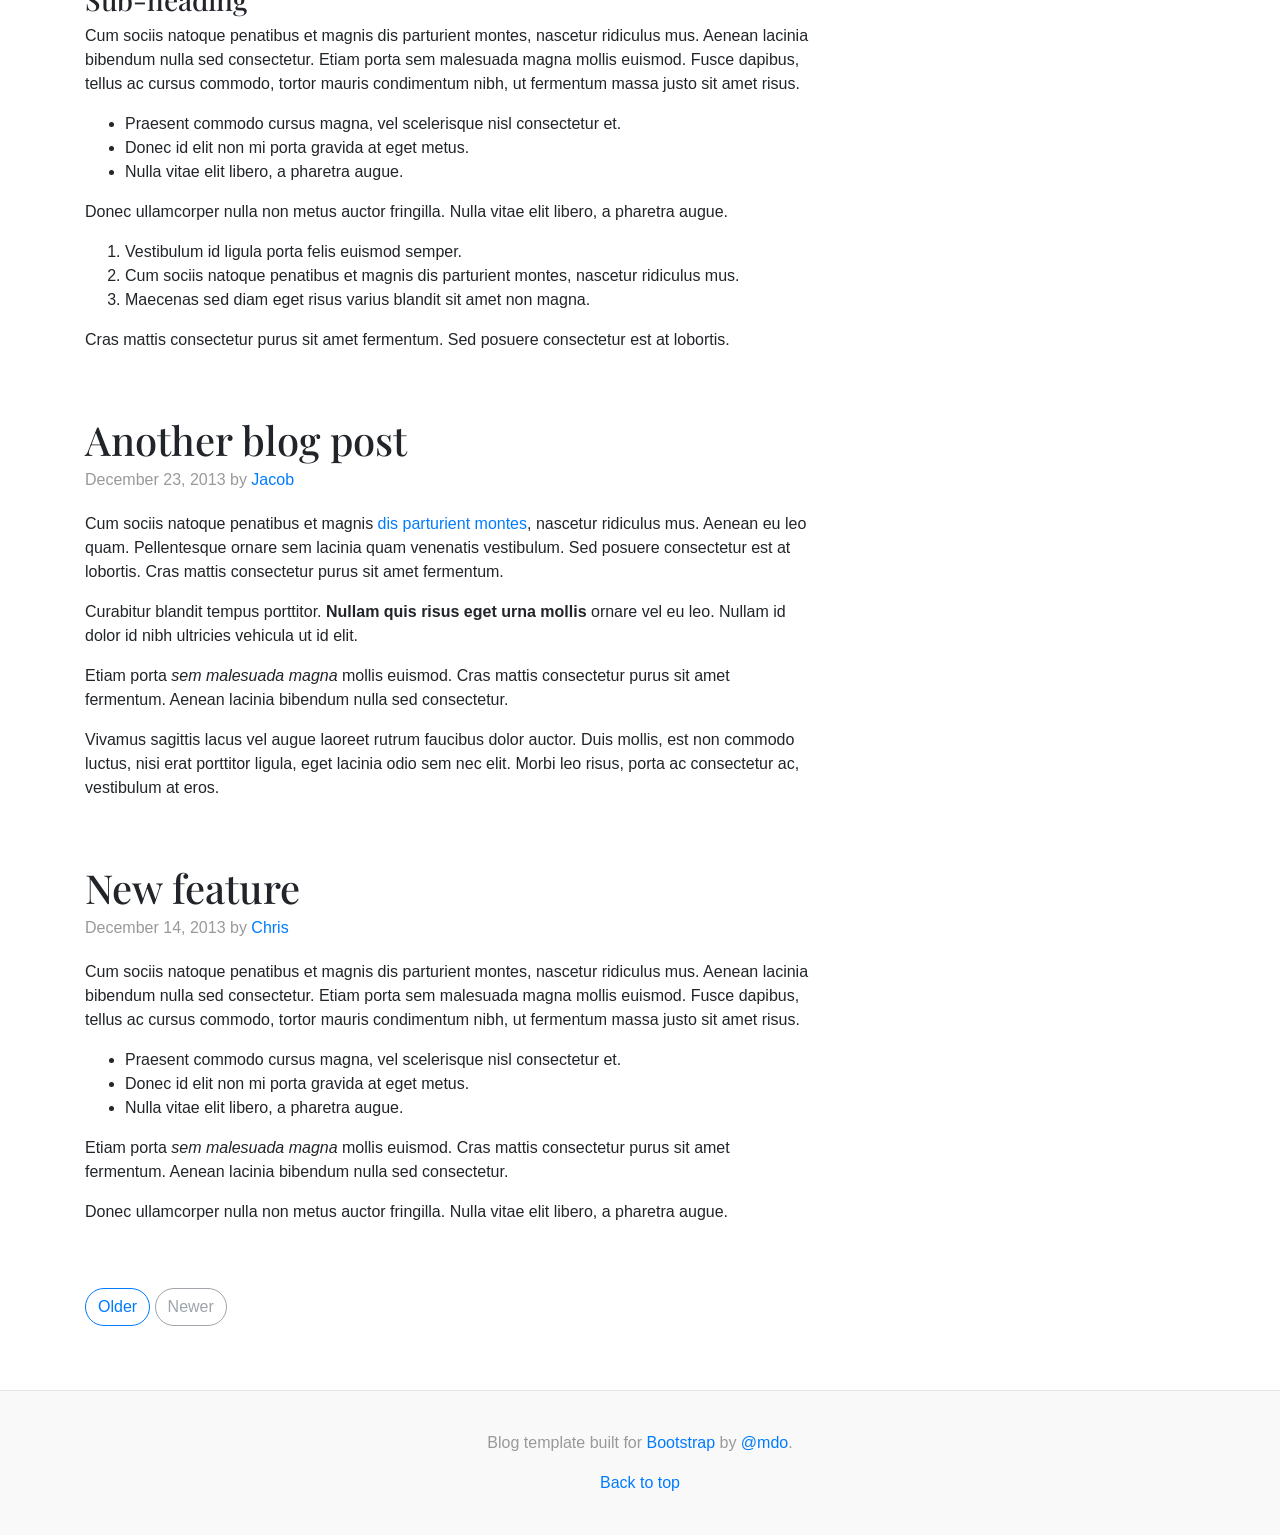
<file: practice-activity-3/bootstrap-4.0.0/bootstrap-4.0.0/docs/4.0/examples/blog/index.html>
<!doctype html>
<html lang="en">
  <head>
    <meta charset="utf-8">
    <meta name="viewport" content="width=device-width, initial-scale=1, shrink-to-fit=no">
    <meta name="description" content="">
    <meta name="author" content="">
    <link rel="icon" href="../../../../favicon.ico">

    <title>Blog Template for Bootstrap</title>

    <!-- Bootstrap core CSS -->
    <link href="../../../../dist/css/bootstrap.min.css" rel="stylesheet">

    <!-- Custom styles for this template -->
    <link href="https://fonts.googleapis.com/css?family=Playfair+Display:700,900" rel="stylesheet">
    <link href="blog.css" rel="stylesheet">
  </head>

  <body>

    <div class="container">
      <header class="blog-header py-3">
        <div class="row flex-nowrap justify-content-between align-items-center">
          <div class="col-4 pt-1">
            <a class="text-muted" href="#">Subscribe</a>
          </div>
          <div class="col-4 text-center">
            <a class="blog-header-logo text-dark" href="#">Large</a>
          </div>
          <div class="col-4 d-flex justify-content-end align-items-center">
            <a class="text-muted" href="#">
              <svg xmlns="http://www.w3.org/2000/svg" width="20" height="20" viewBox="0 0 24 24" fill="none" stroke="currentColor" stroke-width="2" stroke-linecap="round" stroke-linejoin="round" class="mx-3"><circle cx="10.5" cy="10.5" r="7.5"></circle><line x1="21" y1="21" x2="15.8" y2="15.8"></line></svg>
            </a>
            <a class="btn btn-sm btn-outline-secondary" href="#">Sign up</a>
          </div>
        </div>
      </header>

      <div class="nav-scroller py-1 mb-2">
        <nav class="nav d-flex justify-content-between">
          <a class="p-2 text-muted" href="#">World</a>
          <a class="p-2 text-muted" href="#">U.S.</a>
          <a class="p-2 text-muted" href="#">Technology</a>
          <a class="p-2 text-muted" href="#">Design</a>
          <a class="p-2 text-muted" href="#">Culture</a>
          <a class="p-2 text-muted" href="#">Business</a>
          <a class="p-2 text-muted" href="#">Politics</a>
          <a class="p-2 text-muted" href="#">Opinion</a>
          <a class="p-2 text-muted" href="#">Science</a>
          <a class="p-2 text-muted" href="#">Health</a>
          <a class="p-2 text-muted" href="#">Style</a>
          <a class="p-2 text-muted" href="#">Travel</a>
        </nav>
      </div>

      <div class="jumbotron p-3 p-md-5 text-white rounded bg-dark">
        <div class="col-md-6 px-0">
          <h1 class="display-4 font-italic">Title of a longer featured blog post</h1>
          <p class="lead my-3">Multiple lines of text that form the lede, informing new readers quickly and efficiently about what's most interesting in this post's contents.</p>
          <p class="lead mb-0"><a href="#" class="text-white font-weight-bold">Continue reading...</a></p>
        </div>
      </div>

      <div class="row mb-2">
        <div class="col-md-6">
          <div class="card flex-md-row mb-4 box-shadow h-md-250">
            <div class="card-body d-flex flex-column align-items-start">
              <strong class="d-inline-block mb-2 text-primary">World</strong>
              <h3 class="mb-0">
                <a class="text-dark" href="#">Featured post</a>
              </h3>
              <div class="mb-1 text-muted">Nov 12</div>
              <p class="card-text mb-auto">This is a wider card with supporting text below as a natural lead-in to additional content.</p>
              <a href="#">Continue reading</a>
            </div>
            <img class="card-img-right flex-auto d-none d-md-block" data-src="holder.js/200x250?theme=thumb" alt="Card image cap">
          </div>
        </div>
        <div class="col-md-6">
          <div class="card flex-md-row mb-4 box-shadow h-md-250">
            <div class="card-body d-flex flex-column align-items-start">
              <strong class="d-inline-block mb-2 text-success">Design</strong>
              <h3 class="mb-0">
                <a class="text-dark" href="#">Post title</a>
              </h3>
              <div class="mb-1 text-muted">Nov 11</div>
              <p class="card-text mb-auto">This is a wider card with supporting text below as a natural lead-in to additional content.</p>
              <a href="#">Continue reading</a>
            </div>
            <img class="card-img-right flex-auto d-none d-md-block" data-src="holder.js/200x250?theme=thumb" alt="Card image cap">
          </div>
        </div>
      </div>
    </div>

    <main role="main" class="container">
      <div class="row">
        <div class="col-md-8 blog-main">
          <h3 class="pb-3 mb-4 font-italic border-bottom">
            From the Firehose
          </h3>

          <div class="blog-post">
            <h2 class="blog-post-title">Sample blog post</h2>
            <p class="blog-post-meta">January 1, 2014 by <a href="#">Mark</a></p>

            <p>This blog post shows a few different types of content that's supported and styled with Bootstrap. Basic typography, images, and code are all supported.</p>
            <hr>
            <p>Cum sociis natoque penatibus et magnis <a href="#">dis parturient montes</a>, nascetur ridiculus mus. Aenean eu leo quam. Pellentesque ornare sem lacinia quam venenatis vestibulum. Sed posuere consectetur est at lobortis. Cras mattis consectetur purus sit amet fermentum.</p>
            <blockquote>
              <p>Curabitur blandit tempus porttitor. <strong>Nullam quis risus eget urna mollis</strong> ornare vel eu leo. Nullam id dolor id nibh ultricies vehicula ut id elit.</p>
            </blockquote>
            <p>Etiam porta <em>sem malesuada magna</em> mollis euismod. Cras mattis consectetur purus sit amet fermentum. Aenean lacinia bibendum nulla sed consectetur.</p>
            <h2>Heading</h2>
            <p>Vivamus sagittis lacus vel augue laoreet rutrum faucibus dolor auctor. Duis mollis, est non commodo luctus, nisi erat porttitor ligula, eget lacinia odio sem nec elit. Morbi leo risus, porta ac consectetur ac, vestibulum at eros.</p>
            <h3>Sub-heading</h3>
            <p>Cum sociis natoque penatibus et magnis dis parturient montes, nascetur ridiculus mus.</p>
            <pre><code>Example code block</code></pre>
            <p>Aenean lacinia bibendum nulla sed consectetur. Etiam porta sem malesuada magna mollis euismod. Fusce dapibus, tellus ac cursus commodo, tortor mauris condimentum nibh, ut fermentum massa.</p>
            <h3>Sub-heading</h3>
            <p>Cum sociis natoque penatibus et magnis dis parturient montes, nascetur ridiculus mus. Aenean lacinia bibendum nulla sed consectetur. Etiam porta sem malesuada magna mollis euismod. Fusce dapibus, tellus ac cursus commodo, tortor mauris condimentum nibh, ut fermentum massa justo sit amet risus.</p>
            <ul>
              <li>Praesent commodo cursus magna, vel scelerisque nisl consectetur et.</li>
              <li>Donec id elit non mi porta gravida at eget metus.</li>
              <li>Nulla vitae elit libero, a pharetra augue.</li>
            </ul>
            <p>Donec ullamcorper nulla non metus auctor fringilla. Nulla vitae elit libero, a pharetra augue.</p>
            <ol>
              <li>Vestibulum id ligula porta felis euismod semper.</li>
              <li>Cum sociis natoque penatibus et magnis dis parturient montes, nascetur ridiculus mus.</li>
              <li>Maecenas sed diam eget risus varius blandit sit amet non magna.</li>
            </ol>
            <p>Cras mattis consectetur purus sit amet fermentum. Sed posuere consectetur est at lobortis.</p>
          </div><!-- /.blog-post -->

          <div class="blog-post">
            <h2 class="blog-post-title">Another blog post</h2>
            <p class="blog-post-meta">December 23, 2013 by <a href="#">Jacob</a></p>

            <p>Cum sociis natoque penatibus et magnis <a href="#">dis parturient montes</a>, nascetur ridiculus mus. Aenean eu leo quam. Pellentesque ornare sem lacinia quam venenatis vestibulum. Sed posuere consectetur est at lobortis. Cras mattis consectetur purus sit amet fermentum.</p>
            <blockquote>
              <p>Curabitur blandit tempus porttitor. <strong>Nullam quis risus eget urna mollis</strong> ornare vel eu leo. Nullam id dolor id nibh ultricies vehicula ut id elit.</p>
            </blockquote>
            <p>Etiam porta <em>sem malesuada magna</em> mollis euismod. Cras mattis consectetur purus sit amet fermentum. Aenean lacinia bibendum nulla sed consectetur.</p>
            <p>Vivamus sagittis lacus vel augue laoreet rutrum faucibus dolor auctor. Duis mollis, est non commodo luctus, nisi erat porttitor ligula, eget lacinia odio sem nec elit. Morbi leo risus, porta ac consectetur ac, vestibulum at eros.</p>
          </div><!-- /.blog-post -->

          <div class="blog-post">
            <h2 class="blog-post-title">New feature</h2>
            <p class="blog-post-meta">December 14, 2013 by <a href="#">Chris</a></p>

            <p>Cum sociis natoque penatibus et magnis dis parturient montes, nascetur ridiculus mus. Aenean lacinia bibendum nulla sed consectetur. Etiam porta sem malesuada magna mollis euismod. Fusce dapibus, tellus ac cursus commodo, tortor mauris condimentum nibh, ut fermentum massa justo sit amet risus.</p>
            <ul>
              <li>Praesent commodo cursus magna, vel scelerisque nisl consectetur et.</li>
              <li>Donec id elit non mi porta gravida at eget metus.</li>
              <li>Nulla vitae elit libero, a pharetra augue.</li>
            </ul>
            <p>Etiam porta <em>sem malesuada magna</em> mollis euismod. Cras mattis consectetur purus sit amet fermentum. Aenean lacinia bibendum nulla sed consectetur.</p>
            <p>Donec ullamcorper nulla non metus auctor fringilla. Nulla vitae elit libero, a pharetra augue.</p>
          </div><!-- /.blog-post -->

          <nav class="blog-pagination">
            <a class="btn btn-outline-primary" href="#">Older</a>
            <a class="btn btn-outline-secondary disabled" href="#">Newer</a>
          </nav>

        </div><!-- /.blog-main -->

        <aside class="col-md-4 blog-sidebar">
          <div class="p-3 mb-3 bg-light rounded">
            <h4 class="font-italic">About</h4>
            <p class="mb-0">Etiam porta <em>sem malesuada magna</em> mollis euismod. Cras mattis consectetur purus sit amet fermentum. Aenean lacinia bibendum nulla sed consectetur.</p>
          </div>

          <div class="p-3">
            <h4 class="font-italic">Archives</h4>
            <ol class="list-unstyled mb-0">
              <li><a href="#">March 2014</a></li>
              <li><a href="#">February 2014</a></li>
              <li><a href="#">January 2014</a></li>
              <li><a href="#">December 2013</a></li>
              <li><a href="#">November 2013</a></li>
              <li><a href="#">October 2013</a></li>
              <li><a href="#">September 2013</a></li>
              <li><a href="#">August 2013</a></li>
              <li><a href="#">July 2013</a></li>
              <li><a href="#">June 2013</a></li>
              <li><a href="#">May 2013</a></li>
              <li><a href="#">April 2013</a></li>
            </ol>
          </div>

          <div class="p-3">
            <h4 class="font-italic">Elsewhere</h4>
            <ol class="list-unstyled">
              <li><a href="#">GitHub</a></li>
              <li><a href="#">Twitter</a></li>
              <li><a href="#">Facebook</a></li>
            </ol>
          </div>
        </aside><!-- /.blog-sidebar -->

      </div><!-- /.row -->

    </main><!-- /.container -->

    <footer class="blog-footer">
      <p>Blog template built for <a href="https://getbootstrap.com/">Bootstrap</a> by <a href="https://twitter.com/mdo">@mdo</a>.</p>
      <p>
        <a href="#">Back to top</a>
      </p>
    </footer>

    <!-- Bootstrap core JavaScript
    ================================================== -->
    <!-- Placed at the end of the document so the pages load faster -->
    <script src="https://code.jquery.com/jquery-3.2.1.slim.min.js" integrity="sha384-KJ3o2DKtIkvYIK3UENzmM7KCkRr/rE9/Qpg6aAZGJwFDMVNA/GpGFF93hXpG5KkN" crossorigin="anonymous"></script>
    <script>window.jQuery || document.write('<script src="../../../../assets/js/vendor/jquery-slim.min.js"><\/script>')</script>
    <script src="../../../../assets/js/vendor/popper.min.js"></script>
    <script src="../../../../dist/js/bootstrap.min.js"></script>
    <script src="../../../../assets/js/vendor/holder.min.js"></script>
    <script>
      Holder.addTheme('thumb', {
        bg: '#55595c',
        fg: '#eceeef',
        text: 'Thumbnail'
      });
    </script>
  </body>
</html>
</file>
<file: style.css>
body {
    margin: 0;
    padding: 24px 12px;
    font-family: "Fredoka", "Comic Sans MS", sans-serif;
    color: #1a1a1a;
    background: #ffc2d6 url("images/background.png");
    background-size: cover;
    background-attachment: fixed;
}

.wrap {
  max-width: 1100px;
  margin: 0 auto;
  padding: 24px;
  background: #ffd9e6;
  border: 4px solid #1a1a1a;
  border-radius: 24px;
  box-shadow: 8px 8px 0 #0b5d3b;
}

.topnav {
  display: flex;
  flex-wrap: wrap;
  justify-content: center;
  gap: 12px;
  margin-bottom: 20px;
  padding: 12px;
  background: #fff;
  border: 4px solid #1a1a1a;
  border-radius: 12px;
}

.topnav a:hover {
  transform: scale(1.1);
  color: #ff2d87;
}

header { text-align: center; margin-bottom: 8px; }

h1 {
  margin: 0;
  font-size: 3rem;
  color: #0b5d3b;
  text-shadow: 3px 3px 0 #ff5c8a;
}
.sub { margin: 6px 0 0; font-size: 1.1rem; }

h2 {
    display: inline-block;
    margin: 32px 0 16px;
    padding: 6px 20px;
    background: #b7f0c8;
    color: #0b5d3b;
    border: 3px solid #1a1a1a;
    border-radius: 999px;
    box-shadow: 3px 3px 0 #0b5d3b;
}

.gallery {
  display: grid;
  grid-template-columns: repeat(auto-fill, minmax(250px, 1fr));
  gap: 26px;
}

.card {
  display: block;
  text-decoration: none;
  color: #1a1a1a;
  background: #fff;
  border: 4px solid #1a1a1a;
  border-radius: 18px;
  overflow: hidden;
  box-shadow: 6px 6px 0 #0b5d3b;
  transition: transform 0.15s;
}

.card:hover { transform: translate(-3px, -3px) rotate(-1deg); }

.thumb { position: relative; }
.thumb img {
  display: block;
  width: 100%;
  height: 190px;
  object-fit: cover;
}

.overlay {
  position: absolute;
  inset: 0;
  display: flex;
  align-items: center;
  justify-content: center;
  background: rgba(255, 92, 138, 0.85);
  color: #fff;
  font-size: 1.6rem;
  font-weight: 600;
  opacity: 0;
  transition: opacity 0.2s;
}
.card:hover .overlay { opacity: 1; }

.label {
  display: block;
  padding: 10px;
  text-align: center;
  font-weight: 600;
  background: #b7f0c8;
  border-top: 4px solid #1a1a1a;
}

.blank-box {
  height: 190px;
  display: flex;
  align-items: center;
  justify-content: center;
  background: #ffe3ec;
  color: #0b5d3b;
  font-size: 1.8rem;
  font-weight: 600;
}

.about-box {
  margin: 20px auto;
  max-width: 700px;
  padding: 20px;
  background: #fff;
  border: 4px solid #1a1a1a;
  border-radius: 18px;
  box-shadow: 6px 6px 0 #0b5d3b;
}
.about-box h2 { margin-top: 0; }
footer { margin-top: 36px; text-align: center; font-weight: 600; }
</file>
<file: individual-assignment-2/style.css>
* {
  box-sizing: border-box;
}

body {
  margin: 0;
  font-family: "Cormorant Garamond", serif;
  color: #3d4a5c;
  background-image: url("images/background.jpg");
  background-size: cover;
  background-attachment: fixed;
}

header {
  text-align: center;
  padding: 30px 20px 10px;
}

h1 {
  font-family: "Great Vibes", cursive;
  font-size: 4rem;
  margin: 0;
  color: #6c7fd1; 
}

.tagline {
  font-size: 1.3rem;
  color: #9a8bd0; 
  margin: 5px 0 0;
}

h2 {
  text-align: center;
  color: #8fa68a; 
  font-size: 2rem;
  border-bottom: 2px solid #e8a87c; 
  padding-bottom: 8px;
  margin-top: 30px;
}

.menu-box {
  position: relative;
  background-color: rgba(255, 255, 255, 0.92);
  width: 85%;
  max-width: 1100px;
  margin: 30px auto;
  padding: 30px;
  border: 3px solid #8fa68a;
  border-radius: 12px;
}

.rose {
  position: absolute;
  width: 130px;
}
.rose-tl { top: -40px; left: -40px; }
.rose-br { bottom: -40px; right: -40px; transform: rotate(180deg); }

.gallery {
  display: flex;
  justify-content: center;
  gap: 25px;
}

.item {
  width: 30%;
  text-align: center;
}

.item img {
  width: 100%;
  height: 250px;
  object-fit: cover;
  border: 6px solid #d4af37;
  outline: 2px solid #f1dc8a;
  outline-offset: 3px;
  border-radius: 6px;
  cursor: pointer;
}

.item h3 {
  margin: 14px 0 0;
  color: #6c7fd1;
}

.info p {
  display: none; 
}

.phone-info {
  display: none;
}

.lightbox {
  display: none;
  position: fixed;
  top: 0;
  left: 0;
  width: 100%;
  height: 100%;
  background-color: rgba(255, 255, 255, 0.3);
  backdrop-filter: blur(8px);
  flex-direction: column;
  align-items: center;
  justify-content: center;
  text-align: center;
  padding: 20px;
}

.lightbox:target {
  display: flex;
}

.lightbox img {
  max-width: 600px;
  width: 90%;
  max-height: 60vh;
  object-fit: cover;
  border: 8px solid #d4af37;
  border-radius: 8px;
}

.lightbox h3 {
  font-size: 2rem;
  color: #6c7fd1;
  margin: 15px 0 5px;
}

.lightbox p {
  font-size: 1.3rem;
  max-width: 500px;
  margin: 0 0 15px;
}

.close {
  color: #c9703a;
  font-size: 1.2rem;
}

footer {
  display: flex;
  justify-content: space-around;
  background-color: #8fa68a;
  color: white;
  padding: 25px;
}

footer h3 {
  margin-top: 0;
}

@media (max-width: 1023px) {
  h1 { font-size: 3.2rem; }

  .rose { width: 80px; }
  .rose-tl { top: -25px; left: -25px; }
  .rose-br { bottom: -25px; right: -25px; }

  .gallery {
    flex-direction: column;
  }

  .item {
    width: 100%;
    display: flex;
    align-items: center;
    gap: 20px;
    text-align: left;
  }

  .item img {
    width: 150px;
    height: 150px;
  }

  .info p {
    display: block;
    font-size: 1.2rem;
    margin: 5px 0 0;
  }

  .lightbox,
  .lightbox:target {
    display: none;
  }

  .location {
    display: none;
  }
}

@media (max-width: 599px) {
  h1 { font-size: 2.6rem; }

  .menu-box,
  footer {
    display: none;
  }

  .phone-info {
    display: block;
    background-color: rgba(255, 255, 255, 0.92);
    margin: 20px;
    padding: 20px;
    border: 3px solid #8fa68a;
    border-radius: 12px;
    text-align: center;
    font-size: 1.2rem;
  }

  .phone-info img {
    width: 80%;
    max-width: 300px;
    border: 4px solid #d4af37;
  }
}
</file>
<file: individual-assignment-3/style.css>
body {
    background-color: #f6ede1;
    color: #1e1e20;
    font-family:Georgia, "Times New Roman", serif;
    margin: 0;
}

header {
    background-color: #4e3b57;
    color: #f6ede1;
    text-align: center;
    padding: 25px 10px 15px 10px
}

header h1 {
    margin: 0;
    font-size: 3em;
    color: #c9a24b;
    letter-spacing: 4px;
}

.tagline {
    margin: 5px 0 0 0;
    font-style: italic;
}

nav {
    background-color: #1e1a20;
}

nav ul { 
    list-style: none;
    margin: 0;
    padding: 0;
    display: flex;
    justify-content: center;
}

nav a {
    display: block;
    padding: 14px 25px;
    color: #d8c3a5;
    text-decoration: none;
}

nav a:hover {
    color: #c9a24b;
    background-color: #4a3b57;
}

main {
    max-width: 1000px;
    margin: 0 auto;
    padding: 20px;
}

h2 {
    color: #4a3b57;
    text-align: center;
}

.intro {
    text-align: center;
    font-style: italic;
}

.featured {
    display: flex;
    flex-direction: row;
    flex-wrap: wrap;
    justify-content: center;
    align-items: flex-start;
    gap: 20px;
    margin-bottom:50px;
}

.album {
    width: 160px;
    text-align: center;
    transition: transform 0.3s;
}

.album:hover {
    transform: translateY(20px) scale(1.15);
}

.cover {
    display: block;
    width: 160px;
    height: 160px;
    object-fit: cover;
    border-radius: 6px;
    border: 3px solid #c9a24b;
}

.artist {
    margin: 0;
    font-size: 0.9em;
    color: #8e6f5a;
}

.hover-info {
    display: none;
    background-color: #4a3b57;
    color: #f6ede1;
    font-size: 0.75em;
    padding: 6px;
    margin-top: 8px;
    border-radius: 6px;
}

.album:hover .hover-info {
    display: block;
}

table {
    width: 100%;
    border-collapse: collapse;
    margin-bottom: 30px;
}

th { 
    background-color: #7b6a8d;
    color: #f6ede1;
    padding: 10px;
    text-align: left;
}

td {
    padding: 10px;
    border-bottom: 1px solid #d8c3a5;
}

tr:nth-child(even) {
    background-color: #efe2d0;
}

.story {
    position: relative;
    background-color: #efe2d0;
    padding: 30px;
    border-radius: 8px;
    line-height: 1.6;
}

.badge {
    position: absolute;
    top: 10px;
    right: 10px;
    background-color: #c9a24b;
    color: #1e1a20;
    padding: 4px 10px;
    border-radius: 12px;
    font-size: 0.8em;
}

.pullquote {
    float: right;
    width: 200px;
    margin: 20px 0 10px 20px;
    padding: 15px;
    background-color: #7b6a8d;
    color: #f6ede1;
    font-style: italic;
    border-radius: 8px;
}

.hidden {
    display: none;
}

footer {
    background-color: #1e1a20;
    color: #d8c3a5;
    text-align: center;
    padding: 20px;
    font-size: 0.85em;
    border-top: 4px solid #c9a24b;
}

footer p {
    margin: 4px 0;
}
</file>
<file: partner-lab-1/styles.css>
body {
    font-family: Georgia, 'Times New Roman', serif;
    margin: 0;
    background-color: #f3f6ee;
    color: #333333;
}

h1 {
    font-family: 'Shrikhand', Georgia, serif;
    color: #fafafa;
    letter-spacing: 5px;
    text-align: center;
}

h2, h3 {
    font-family: 'Shrikhand', Georgia, serif;
    color: #2f5d3a;
    letter-spacing: 2px;
    text-align: center;
}

.shrikhand-regular {
  font-family: "Shrikhand", serif;
  font-weight: 400;
  font-style: normal;
}

.site-header {
    background-color: #2f5d3a;
    color: #f3f6ee;
    text-align: center;
    padding: 20px;
}

.site-title {
    color: #f3f6ee;
    margin: 0;
}
 
.main-nav {
    list-style: none;
    padding: 0;
}
 
.main-nav li {
    display: inline-block;
    margin: 0 15px;
}

.main-nav a:link,
.main-nav a:visited {
    color: #d9d9d9;
}

.main-nav a:hover {
    color: #e9b949;
}

.page-content {
    max-width: 900px;
    margin: 0 auto;     
    padding: 20px;
    overflow: auto;     
}

.float-box {
    float: right;
    width: 600px;
    margin: 0 0 20px 20px;
    border: 4px solid #e9b949;
    padding: 10px;
}
 
.float-box img {
    width: 100%;
}

.info-box {
    clear: both;         /* starts below the floated image */
    background-color: #dfe8d3;
    padding: 15px;
    margin: 20px 0;
}
 
.highlight {
    background-color: #e9b949;
}
 
.button {
    background-color: #2f5d3a;
    color: #f3f6ee;
    padding: 8px 15px;
    text-decoration: none;
}
 
.button:hover {
    background-color: #e9b949;
    color: #2f5d3a;
}

site-footer {
    background-color: #2f5d3a;
    color: #f3f6ee;
    text-align: center;
    padding: 10px;
}
</file>
<file: partner-lab-2/styles.css>
body {
    background-color: #f5efe0;
    font-family: 'Montserrat', sans-serif;
    font-weight: 400;
}

h1 {
  font-family: "Bagel Fat One", system-ui;
  font-weight: 400;
  text-align: center;
}

h2, h3 {
  font-family: "Bagel Fat One", system-ui;
  font-weight: 400;
}

p { 
    margin: 0 0 10px;
}

.content-section {
    padding: 5px;
    border-radius: 15px;
}

.site-header {
    background-color: #fdfce0;
    text-align: center;
    padding: 10px;
}

.main-navigation ul {
    display: flex;
    justify-content: center;
    gap:12px;
    list-style: none;
    padding:0;
    margin: 20px 0;
}

main {
    display:grid;
    grid-template-columns: 1fr 1fr 1fr;
    grid-template-areas:
        "welcome welcome welcome"
        "focus goal timer"
        "todo todo board"
        "cheer cheer cheer";
    gap: 20px;
    max-width: 1100px;
    margin: 0 auto;
    padding: 20px;
}

.welcome-section {grid-area: welcome;}
#focus-section {grid-area: focus;}
#goal-display {grid-area: goal;}
#timer-section {grid-area: timer;}
#study-board {grid-area: board;}
#todo-section {grid-area: todo;}
#encouragement {grid-area: cheer;}

/*for the cards separating each id/element*/

.content-section, .welcome-section, #goal-display {
    background-color: rgba(255, 255, 255, 0.75);
    color: #2b2b2b;
    padding: 20px;
    border-radius: 15px;
    box-shadow: 0 2px 8px rgba(0, 0, 0, 0.08)
}

h2, h3 {margin-top: 0;}

#customization {
    max-width: 600px;
    margin: 0 auto 20px;
}

.site-header {color: #2b2b2b}

.main-navigation a {
    text-decoration: none;
    color: #2b2b2b;
    background-color: #e0d4ba;
    padding: 8px 16px;
    border-radius: 20px;
    font-weight: 600;
}
.main-navigation a:hover {background-color: #d2c3a1; }

button {
    font-family: 'Montserrat', sans-serif;
    font-weight: 600;
    background-color: #8c6a45;
    color: #fff;
    border: none;
    border-radius: 10px;
    padding: 10px 18px;
    cursor: pointer;
}

input[type="text"], select, textarea {
    font-family: inherit;
    font-size: 1rem;
    padding: 10px 12px;
    border: 2px solid #d9cdb4;
    border-radius: 10px;
    background-color: #fff;
    color: #2b2b2b;
    box-sizing: border-box;
    width:100%; 
}
input:focus, select:focus, textarea:focus {
    outline: none;
    border-color: #8c6a45
}
textarea {resize: vertical}

label {
    display: block;
    font-weight: 600;
    margin-bottom: 6px;
}

.customization-card, #focus-form, #todo-form, .board-card {
    display: flex;
    flex-direction: column;
    gap: 10px;
}
.customization-card button, #focus-form button, #todo-form button {
    align-self: flex-start;
}

.timer-card {
    display: flex;
    flex-wrap: wrap;
    gap: 10px;
    justify-content: center;
}
.timer-card > label, .timer-card > select,
.timer-card > h3, .timer-card > p {
    flex: 0 0 100%;
    text-align: center;
}
#timer-display { font-size: 3rem; margin: 0;}

progress {width: 100%; accent-color: #8c6a45}
#welcome-body, #site-footer {text-align: center;}
#site-footer {padding: 20px}

#todo-list li {
    cursor: pointer;
    margin-bottom: 6px;
}
#todo-list li.done {
    text-decoration: line-through;
    opacity: 0.5;
}

.button-row {
    display: flex;
    gap: 10px;
    flex-wrap: wrap;
}
</file>
<file: practice-activity-2/styles.css>
body {
    font-family: "Segoe UI", "Trebuchet MS", sans-serif;
    margin: 0;
    color: #0a4a6e;
    /* One photo for the whole backdrop */
    background-color: #7cc8ff;
    background-image: url("images/bg.jpg");
    background-size: cover;
    background-position: center;
    background-attachment: fixed;
}

#container {
    display: grid;
    grid-template-columns: 270px 1fr 1fr;
    grid-template-rows: auto 1fr 1fr auto;
    grid-template-areas:
        "header header header"
        "sidebar c1 c1"
        "sidebar c2 c3"
        "footer footer footer";
    gap: 15px;
    padding: 15px;
    min-height: 100vh;
    box-sizing: border-box;
}

/* ---------- Shared see-through glass look ---------- */
header, aside, section, footer {
    text-align: center;
    padding: 15px;
    background-color: rgba(255, 255, 255, 0.4);
    backdrop-filter: blur(8px);
    -webkit-backdrop-filter: blur(8px);
    border: 2px solid rgba(255, 255, 255, 0.85);
    border-radius: 25px;
    box-shadow: 0 8px 20px rgba(0, 60, 120, 0.35), inset 0 0 12px rgba(255, 255, 255, 0.6);
}

h1, h2, p {
    margin-top: 0;
}

/* ---------- Layout sections ---------- */
header {
    grid-area: header;
    background-color: rgba(60, 170, 240, 0.5);
    color: white;
    text-shadow: 0 2px 4px rgba(0, 60, 100, 0.6);
}

aside {
    grid-area: sidebar;
}

.content1 {
    grid-area: c1;
}

.content2 {
    grid-area: c2;
}

.content3 {
    grid-area: c3;
}

footer {
    grid-area: footer;
    background-color: rgba(60, 170, 240, 0.5);
    color: white;
    text-shadow: 0 2px 4px rgba(0, 60, 100, 0.6);
    font-style: italic;
}

footer p {
    margin: 0;
}

/* ---------- Sidebar: timeline ---------- */
.timeline {
    list-style: none;
    margin: 0 0 15px 0;
    padding: 0 0 0 15px;
    border-left: 4px solid #1aa7e8;
    text-align: left;
}

.timeline li {
    margin-bottom: 12px;
    font-size: 0.9em;
    transition: transform 0.3s ease-in-out;
}

.timeline strong {
    color: #0b6fb8;
}

/* Transform 1: timeline entries slide to the right */
.timeline li:hover {
    transform: translateX(8px);
}

/* ---------- Content 1: bubbles bouncing around the box ---------- */
.bubble-box {
    position: relative;
    height: 300px;
    overflow: hidden;
    background-color: #1aa7e8;
    background-image: url("images/bubble-bg.jpg");
    background-size: cover;
    background-position: center;
    border: 2px solid white;
    border-radius: 15px;
    margin-bottom: 15px;
}

/* Each bubble moves left-right and up-down at different speeds, so it bounces off the walls */
.bubble {
    position: absolute;
    top: 0;
    left: 0;
    width: 80px;
    animation-name: bounce-x, bounce-y;
    animation-duration: 7s, 5s;
    animation-timing-function: linear;
    animation-iteration-count: infinite;
    animation-direction: alternate;
}

.bubble:nth-child(2) {
    animation-duration: 9s, 6s;
    animation-delay: -2s, -1s;
}

.bubble:nth-child(3) {
    animation-duration: 6s, 8s;
    animation-delay: -4s, -3s;
}

.bubble:nth-child(4) {
    animation-duration: 11s, 7s;
    animation-delay: -6s, -2s;
}

.bubble:nth-child(5) {
    animation-duration: 8s, 10s;
    animation-delay: -1s, -5s;
}

.bubble:nth-child(6) {
    animation-duration: 10s, 9s;
    animation-delay: -7s, -4s;
}

/* ---------- Content 2: ocean with leaping dolphins ---------- */
.ocean {
    position: relative;
    overflow: hidden;
    min-height: 300px;
}

.ocean h2 {
    position: relative;
    z-index: 3;
}

.water {
    position: absolute;
    left: 0;
    bottom: 0;
    width: 100%;
    height: 55%;
    object-fit: cover;
    object-position: top;
    z-index: 2;
}

/* Filters 1 and 2: saturate + drop-shadow */
.dolphin {
    position: absolute;
    bottom: 35%;
    width: 200px;
    z-index: 1;
    filter: saturate(130%) drop-shadow(0px 4px 4px rgba(0, 60, 100, 0.4));
    animation-name: leap;
    animation-duration: 4s;
    animation-iteration-count: infinite;
    animation-timing-function: ease-in-out;
}

.d1 {
    left: 5%;
}

.d2 {
    left: 45%;
    animation-delay: 2s;
}

/* ---------- Content 3: aquarium with tropical fish ---------- */
.aquarium-box {
    position: relative;
    height: 220px;
    overflow: hidden;
    background-color: #5cc8e8;
    background-image: url("images/aquarium-bg.jpg");
    background-size: cover;
    background-position: center;
    border: 2px solid white;
    border-radius: 15px;
    margin-bottom: 15px;
}

/* Filters: saturate + drop-shadow */
.fish {
    position: absolute;
    width: 90px;
    filter: saturate(130%) drop-shadow(0px 4px 4px rgba(0, 60, 100, 0.4));
    animation-name: swim;
    animation-timing-function: linear;
    animation-iteration-count: infinite;
    transition: transform 0.3s ease-in-out, filter 0.3s ease-in-out;
}

.f1 {
    top: 12%;
    animation-duration: 14s;
}

.f2 {
    top: 42%;
    animation-duration: 18s;
    animation-delay: -6s;
}

.f3 {
    top: 66%;
    width: 70px;
    animation-duration: 11s;
    animation-delay: -3s;
}

/* Transform: the fish tilts and grows, and its color shifts */
.fish:hover {
    transform: rotate(-12deg) scale(1.25);
    filter: saturate(160%) hue-rotate(80deg) drop-shadow(0px 4px 4px rgba(0, 60, 100, 0.4));
}

/* ---------- Animation: dolphins leap out of the water ---------- */
@keyframes leap {
    0% {
        transform: translate(0px, 120px) rotate(-55deg);
    }
    50% {
        transform: translate(100px, -95px) rotate(0deg);
    }
    100% {
        transform: translate(170px, 120px) rotate(55deg);
    }
}

/* Animation: bubbles bounce left-right and up-down (80px = bubble width) */
@keyframes bounce-x {
    from {
        left: 0px;
    }
    to {
        left: calc(100% - 80px);
    }
}

@keyframes bounce-y {
    from {
        top: 0px;
    }
    to {
        top: calc(100% - 80px);
    }
}

/* Animation: fish swim across the aquarium */
@keyframes swim {
    from {
        left: -100px;
    }
    to {
        left: 100%;
    }
}
</file>
<file: partner-lab-1/partner-lab-1/styles.css>
body {
    font-family: Georgia, 'Times New Roman', serif;
    margin: 0;
    background-color: #f3f6ee;
    color: #333333;
}

h1 {
    font-family: 'Shrikhand', Georgia, serif;
    color: #fafafa;
    letter-spacing: 5px;
    text-align: center;
}

h2, h3 {
    font-family: 'Shrikhand', Georgia, serif;
    color: #2f5d3a;
    letter-spacing: 2px;
    text-align: center;
}

p {
    margin: 0px 20px;
}

table {
    margin: 0 auto;
    margin-top: 15px;
    margin-bottom: 15px;
}

td {
    border: 3px solid #333;
    padding: 20px;
    width: 140px;
    height: 120px;
    margin: 0 auto;
    margin-right: 2px;
    display: inline-block;
    text-align: center;
    font-size: 15pt;
}

th {
    font-size: 15pt;
}

.spring {
    background-color: #fccae7;
    margin: 5px;
}
.summer {
    background-color: #faf2b9;
    margin: 5px;
}
.fall {
    background-color: #fa9f78;
    margin: 5px;
}
.winter {
    background-color: #9ac2fc;
    margin: 5px;
}

.shrikhand-regular {
  font-family: "Shrikhand", serif;
  font-weight: 400;
  font-style: normal;
}

.steps {
    font-size: 24px;
    font-family: Georgia, 'Times New Roman', serif;
    padding: 5px;
    font-weight: bold;
}

.secondary-h3 {
    margin: 0 auto;
    max-width: 800px;
    font-family: Georgia, 'Times New Roman', serif;
    margin-bottom: 20px;
    letter-spacing: 0;
    margin: 0 auto;
    margin-bottom: 20px;

}

.site-header {
    background-color: #2f5d3a;
    color: #f3f6ee;
    text-align: center;
    padding: 20px;
}

.site-title {
    color: #f3f6ee;
    margin: 0;
}
 
.main-nav {
    list-style: none;
    padding: 0;
}
 
.main-nav li {
    display: inline-block;
    margin: 0 15px;
}

.main-nav a:link,
.main-nav a:visited {
    color: #d9d9d9;
}

.main-nav a:hover {
    color: #e9b949;
}

.page-content {
    max-width: 900px;
    margin: 0 auto;     
    padding: 20px;
    overflow: auto;    
}

.caption {
    text-align: center;
}

.float-box {
    float: right;
    width: 600px;
    margin: 0 0 20px 20px;
    border: 4px solid #e9b949;
    padding: 10px;
}
 
.float-box img {
    width: 100%;
}

#garden-10 {
    display: block;
    margin: 0 auto;
    max-width: 500px;
    padding: 10px;
}

.info-box {
    clear: both;         /* starts below the floated image */
    background-color: #dfe8d3;
    padding: 15px;
    margin: 20px 0px;
    text-align: center;
}

.highlight {
    background-color: #e9b949;
}
 
.button {
    background-color: #2f5d3a;
    color: #f3f6ee;
    padding: 8px 15px;
    text-decoration: none;
    display: block;
    margin: 0 auto;
    width: 200px;
    margin-top: 20px;
    border-radius: 20px;

}
 
.button:hover {
    background-color: #e9b949;
    color: #2f5d3a;
}

.site-footer {
    background-color: #2f5d3a;
    color: #f3f6ee;
    text-align: center;
    padding: 10px;
}
</file>
<file: practice-activity-3/bootstrap-4.0.0/bootstrap-4.0.0/docs/4.0/examples/album/album.css>
:root {
  --jumbotron-padding-y: 3rem;
}

.jumbotron {
  padding-top: var(--jumbotron-padding-y);
  padding-bottom: var(--jumbotron-padding-y);
  margin-bottom: 0;
  background-color: #fff;
}
@media (min-width: 768px) {
  .jumbotron {
    padding-top: calc(var(--jumbotron-padding-y) * 2);
    padding-bottom: calc(var(--jumbotron-padding-y) * 2);
  }
}

.jumbotron p:last-child {
  margin-bottom: 0;
}

.jumbotron-heading {
  font-weight: 300;
}

.jumbotron .container {
  max-width: 40rem;
}

footer {
  padding-top: 3rem;
  padding-bottom: 3rem;
}

footer p {
  margin-bottom: .25rem;
}

.box-shadow { box-shadow: 0 .25rem .75rem rgba(0, 0, 0, .05); }
</file>
<file: practice-activity-3/bootstrap-4.0.0/bootstrap-4.0.0/docs/4.0/examples/blog/blog.css>
/* stylelint-disable selector-list-comma-newline-after */

.blog-header {
  line-height: 1;
  border-bottom: 1px solid #e5e5e5;
}

.blog-header-logo {
  font-family: "Playfair Display", Georgia, "Times New Roman", serif;
  font-size: 2.25rem;
}

.blog-header-logo:hover {
  text-decoration: none;
}

h1, h2, h3, h4, h5, h6 {
  font-family: "Playfair Display", Georgia, "Times New Roman", serif;
}

.display-4 {
  font-size: 2.5rem;
}
@media (min-width: 768px) {
  .display-4 {
    font-size: 3rem;
  }
}

.nav-scroller {
  position: relative;
  z-index: 2;
  height: 2.75rem;
  overflow-y: hidden;
}

.nav-scroller .nav {
  display: -webkit-box;
  display: -ms-flexbox;
  display: flex;
  -ms-flex-wrap: nowrap;
  flex-wrap: nowrap;
  padding-bottom: 1rem;
  margin-top: -1px;
  overflow-x: auto;
  text-align: center;
  white-space: nowrap;
  -webkit-overflow-scrolling: touch;
}

.nav-scroller .nav-link {
  padding-top: .75rem;
  padding-bottom: .75rem;
  font-size: .875rem;
}

.card-img-right {
  height: 100%;
  border-radius: 0 3px 3px 0;
}

.flex-auto {
  -ms-flex: 0 0 auto;
  -webkit-box-flex: 0;
  flex: 0 0 auto;
}

.h-250 { height: 250px; }
@media (min-width: 768px) {
  .h-md-250 { height: 250px; }
}

.border-top { border-top: 1px solid #e5e5e5; }
.border-bottom { border-bottom: 1px solid #e5e5e5; }

.box-shadow { box-shadow: 0 .25rem .75rem rgba(0, 0, 0, .05); }

/*
 * Blog name and description
 */
.blog-title {
  margin-bottom: 0;
  font-size: 2rem;
  font-weight: 400;
}
.blog-description {
  font-size: 1.1rem;
  color: #999;
}

@media (min-width: 40em) {
  .blog-title {
    font-size: 3.5rem;
  }
}

/* Pagination */
.blog-pagination {
  margin-bottom: 4rem;
}
.blog-pagination > .btn {
  border-radius: 2rem;
}

/*
 * Blog posts
 */
.blog-post {
  margin-bottom: 4rem;
}
.blog-post-title {
  margin-bottom: .25rem;
  font-size: 2.5rem;
}
.blog-post-meta {
  margin-bottom: 1.25rem;
  color: #999;
}

/*
 * Footer
 */
.blog-footer {
  padding: 2.5rem 0;
  color: #999;
  text-align: center;
  background-color: #f9f9f9;
  border-top: .05rem solid #e5e5e5;
}
.blog-footer p:last-child {
  margin-bottom: 0;
}
</file>
<file: practice-activity-3/bootstrap-4.0.0/bootstrap-4.0.0/js/tests/vendor/qunit.css>
/*!
 * QUnit 2.4.1
 * https://qunitjs.com/
 *
 * Copyright jQuery Foundation and other contributors
 * Released under the MIT license
 * https://jquery.org/license
 *
 * Date: 2017-10-22T05:12Z
 */

/** Font Family and Sizes */

#qunit-tests, #qunit-header, #qunit-banner, #qunit-testrunner-toolbar, #qunit-filteredTest, #qunit-userAgent, #qunit-testresult {
	font-family: "Helvetica Neue Light", "HelveticaNeue-Light", "Helvetica Neue", Calibri, Helvetica, Arial, sans-serif;
}

#qunit-testrunner-toolbar, #qunit-filteredTest, #qunit-userAgent, #qunit-testresult, #qunit-tests li { font-size: small; }
#qunit-tests { font-size: smaller; }


/** Resets */

#qunit-tests, #qunit-header, #qunit-banner, #qunit-filteredTest, #qunit-userAgent, #qunit-testresult, #qunit-modulefilter {
	margin: 0;
	padding: 0;
}


/** Header (excluding toolbar) */

#qunit-header {
	padding: 0.5em 0 0.5em 1em;

	color: #8699A4;
	background-color: #0D3349;

	font-size: 1.5em;
	line-height: 1em;
	font-weight: 400;

	border-radius: 5px 5px 0 0;
}

#qunit-header a {
	text-decoration: none;
	color: #C2CCD1;
}

#qunit-header a:hover,
#qunit-header a:focus {
	color: #FFF;
}

#qunit-banner {
	height: 5px;
}

#qunit-filteredTest {
	padding: 0.5em 1em 0.5em 1em;
	color: #366097;
	background-color: #F4FF77;
}

#qunit-userAgent {
	padding: 0.5em 1em 0.5em 1em;
	color: #FFF;
	background-color: #2B81AF;
	text-shadow: rgba(0, 0, 0, 0.5) 2px 2px 1px;
}


/** Toolbar */

#qunit-testrunner-toolbar {
	padding: 0.5em 1em 0.5em 1em;
	color: #5E740B;
	background-color: #EEE;
}

#qunit-testrunner-toolbar .clearfix {
	height: 0;
	clear: both;
}

#qunit-testrunner-toolbar label {
	display: inline-block;
}

#qunit-testrunner-toolbar input[type=checkbox],
#qunit-testrunner-toolbar input[type=radio] {
	margin: 3px;
	vertical-align: -2px;
}

#qunit-testrunner-toolbar input[type=text] {
	box-sizing: border-box;
	height: 1.6em;
}

.qunit-url-config,
.qunit-filter,
#qunit-modulefilter {
	display: inline-block;
	line-height: 2.1em;
}

.qunit-filter,
#qunit-modulefilter {
	float: right;
	position: relative;
	margin-left: 1em;
}

.qunit-url-config label {
	margin-right: 0.5em;
}

#qunit-modulefilter-search {
	box-sizing: border-box;
	width: 400px;
}

#qunit-modulefilter-search-container:after {
	position: absolute;
	right: 0.3em;
	content: "\25bc";
	color: black;
}

#qunit-modulefilter-dropdown {
	/* align with #qunit-modulefilter-search */
	box-sizing: border-box;
	width: 400px;
	position: absolute;
	right: 0;
	top: 50%;
	margin-top: 0.8em;

	border: 1px solid #D3D3D3;
	border-top: none;
	border-radius: 0 0 .25em .25em;
	color: #000;
	background-color: #F5F5F5;
	z-index: 99;
}

#qunit-modulefilter-dropdown a {
	color: inherit;
	text-decoration: none;
}

#qunit-modulefilter-dropdown .clickable.checked {
	font-weight: bold;
	color: #000;
	background-color: #D2E0E6;
}

#qunit-modulefilter-dropdown .clickable:hover {
	color: #FFF;
	background-color: #0D3349;
}

#qunit-modulefilter-actions {
	display: block;
	overflow: auto;

	/* align with #qunit-modulefilter-dropdown-list */
	font: smaller/1.5em sans-serif;
}

#qunit-modulefilter-dropdown #qunit-modulefilter-actions > * {
	box-sizing: border-box;
	max-height: 2.8em;
	display: block;
	padding: 0.4em;
}

#qunit-modulefilter-dropdown #qunit-modulefilter-actions > button {
	float: right;
	font: inherit;
}

#qunit-modulefilter-dropdown #qunit-modulefilter-actions > :last-child {
	/* insert padding to align with checkbox margins */
	padding-left: 3px;
}

#qunit-modulefilter-dropdown-list {
	max-height: 200px;
	overflow-y: auto;
	margin: 0;
	border-top: 2px groove threedhighlight;
	padding: 0.4em 0 0;
	font: smaller/1.5em sans-serif;
}

#qunit-modulefilter-dropdown-list li {
	white-space: nowrap;
	overflow: hidden;
	text-overflow: ellipsis;
}

#qunit-modulefilter-dropdown-list .clickable {
	display: block;
	padding-left: 0.15em;
}


/** Tests: Pass/Fail */

#qunit-tests {
	list-style-position: inside;
}

#qunit-tests li {
	padding: 0.4em 1em 0.4em 1em;
	border-bottom: 1px solid #FFF;
	list-style-position: inside;
}

#qunit-tests > li {
	display: none;
}

#qunit-tests li.running,
#qunit-tests li.pass,
#qunit-tests li.fail,
#qunit-tests li.skipped,
#qunit-tests li.aborted {
	display: list-item;
}

#qunit-tests.hidepass {
	position: relative;
}

#qunit-tests.hidepass li.running,
#qunit-tests.hidepass li.pass:not(.todo) {
	visibility: hidden;
	position: absolute;
	width:   0;
	height:  0;
	padding: 0;
	border:  0;
	margin:  0;
}

#qunit-tests li strong {
	cursor: pointer;
}

#qunit-tests li.skipped strong {
	cursor: default;
}

#qunit-tests li a {
	padding: 0.5em;
	color: #C2CCD1;
	text-decoration: none;
}

#qunit-tests li p a {
	padding: 0.25em;
	color: #6B6464;
}
#qunit-tests li a:hover,
#qunit-tests li a:focus {
	color: #000;
}

#qunit-tests li .runtime {
	float: right;
	font-size: smaller;
}

.qunit-assert-list {
	margin-top: 0.5em;
	padding: 0.5em;

	background-color: #FFF;

	border-radius: 5px;
}

.qunit-source {
	margin: 0.6em 0 0.3em;
}

.qunit-collapsed {
	display: none;
}

#qunit-tests table {
	border-collapse: collapse;
	margin-top: 0.2em;
}

#qunit-tests th {
	text-align: right;
	vertical-align: top;
	padding: 0 0.5em 0 0;
}

#qunit-tests td {
	vertical-align: top;
}

#qunit-tests pre {
	margin: 0;
	white-space: pre-wrap;
	word-wrap: break-word;
}

#qunit-tests del {
	color: #374E0C;
	background-color: #E0F2BE;
	text-decoration: none;
}

#qunit-tests ins {
	color: #500;
	background-color: #FFCACA;
	text-decoration: none;
}

/*** Test Counts */

#qunit-tests b.counts                       { color: #000; }
#qunit-tests b.passed                       { color: #5E740B; }
#qunit-tests b.failed                       { color: #710909; }

#qunit-tests li li {
	padding: 5px;
	background-color: #FFF;
	border-bottom: none;
	list-style-position: inside;
}

/*** Passing Styles */

#qunit-tests li li.pass {
	color: #3C510C;
	background-color: #FFF;
	border-left: 10px solid #C6E746;
}

#qunit-tests .pass                          { color: #528CE0; background-color: #D2E0E6; }
#qunit-tests .pass .test-name               { color: #366097; }

#qunit-tests .pass .test-actual,
#qunit-tests .pass .test-expected           { color: #999; }

#qunit-banner.qunit-pass                    { background-color: #C6E746; }

/*** Failing Styles */

#qunit-tests li li.fail {
	color: #710909;
	background-color: #FFF;
	border-left: 10px solid #EE5757;
	white-space: pre;
}

#qunit-tests > li:last-child {
	border-radius: 0 0 5px 5px;
}

#qunit-tests .fail                          { color: #000; background-color: #EE5757; }
#qunit-tests .fail .test-name,
#qunit-tests .fail .module-name             { color: #000; }

#qunit-tests .fail .test-actual             { color: #EE5757; }
#qunit-tests .fail .test-expected           { color: #008000; }

#qunit-banner.qunit-fail                    { background-color: #EE5757; }


/*** Aborted tests */
#qunit-tests .aborted { color: #000; background-color: orange; }
/*** Skipped tests */

#qunit-tests .skipped {
	background-color: #EBECE9;
}

#qunit-tests .qunit-todo-label,
#qunit-tests .qunit-skipped-label {
	background-color: #F4FF77;
	display: inline-block;
	font-style: normal;
	color: #366097;
	line-height: 1.8em;
	padding: 0 0.5em;
	margin: -0.4em 0.4em -0.4em 0;
}

#qunit-tests .qunit-todo-label {
	background-color: #EEE;
}

/** Result */

#qunit-testresult {
	color: #2B81AF;
	background-color: #D2E0E6;

	border-bottom: 1px solid #FFF;
}
#qunit-testresult .clearfix {
	height: 0;
	clear: both;
}
#qunit-testresult .module-name {
	font-weight: 700;
}
#qunit-testresult-display {
	padding: 0.5em 1em 0.5em 1em;
	width: 85%;
	float:left;
}
#qunit-testresult-controls {
	padding: 0.5em 1em 0.5em 1em;
  width: 10%;
	float:left;
}

/** Fixture */

#qunit-fixture {
	position: absolute;
	top: -10000px;
	left: -10000px;
	width: 1000px;
	height: 1000px;
}
</file>
